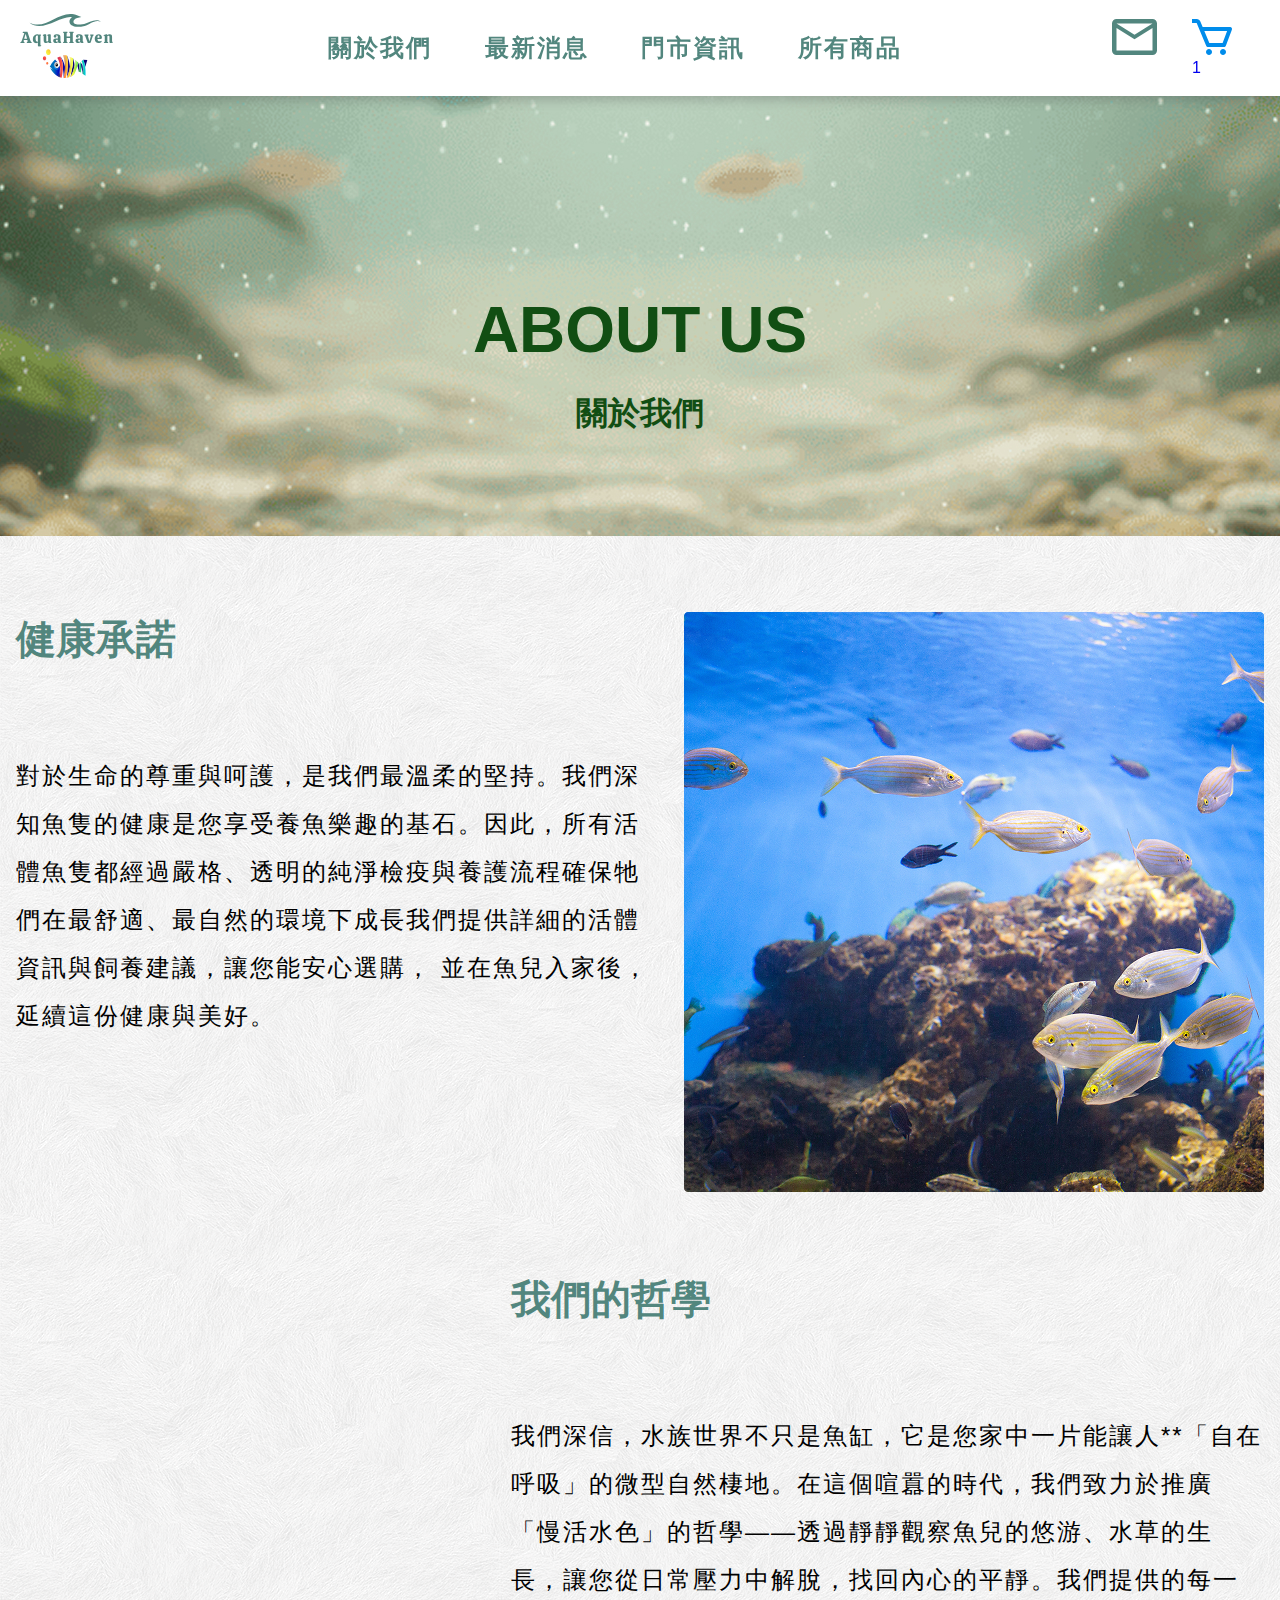
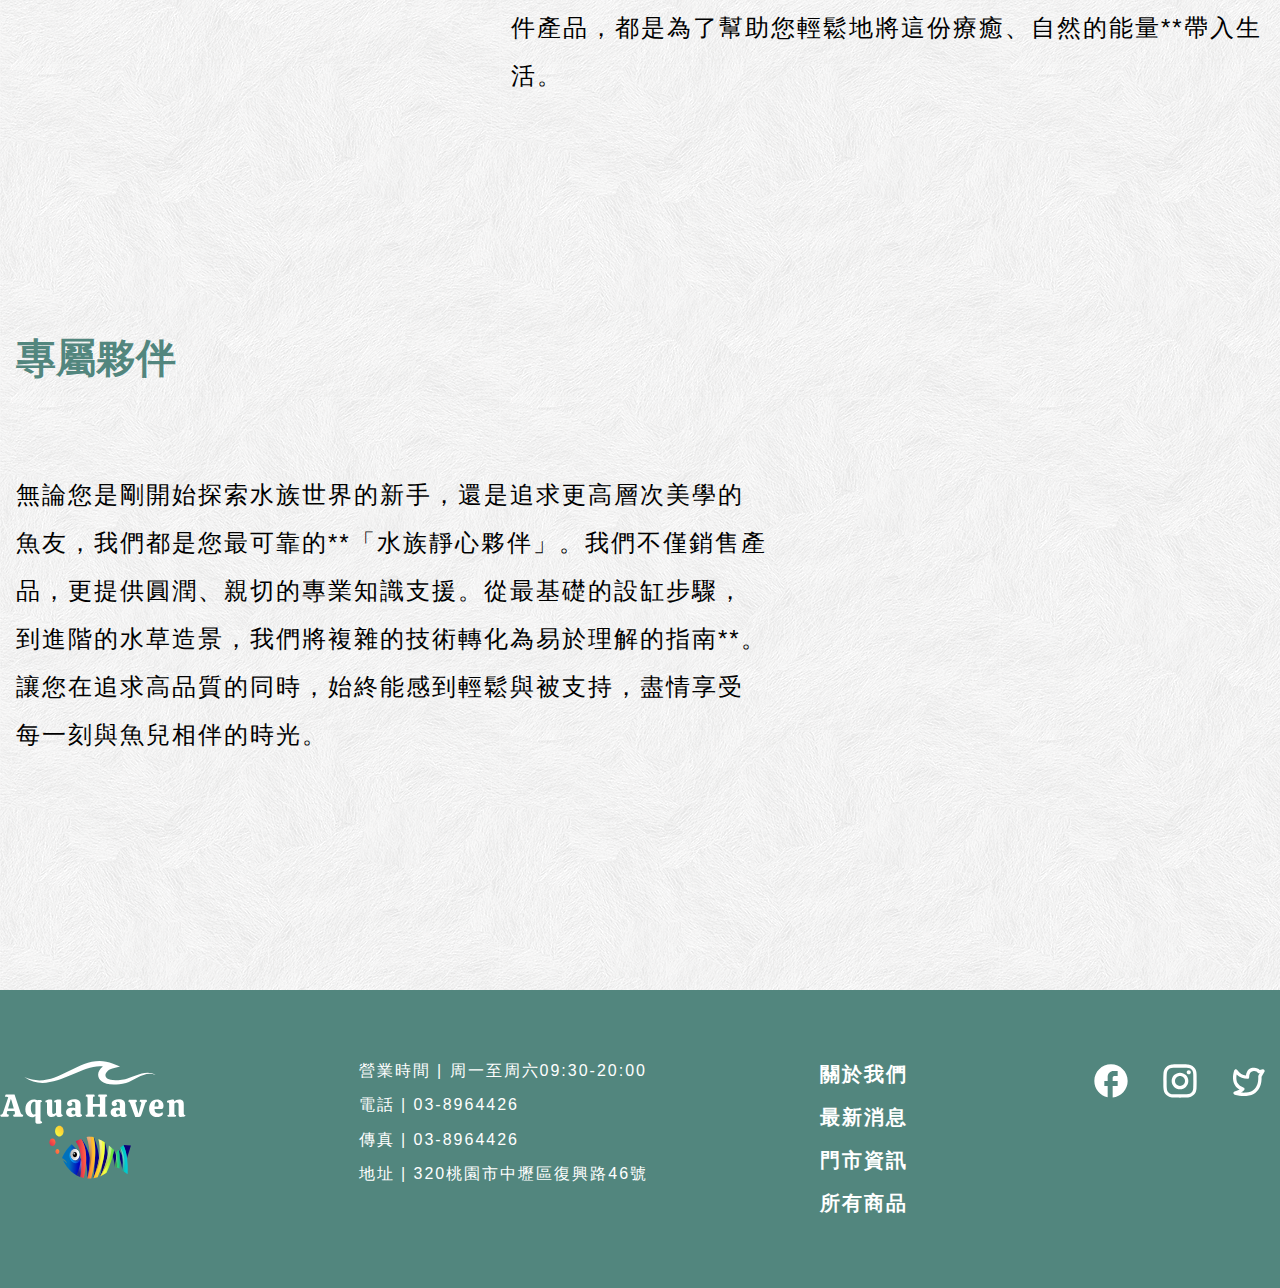
<file: about.html>
<!DOCTYPE html>
<html lang="en">
<head>
    <meta charset="UTF-8">
    <meta name="viewport" content="width=device-width, initial-scale=1.0">
    <title>水族天堂</title>
    <!-- AOS -->
     <link href="https://unpkg.com/aos@2.3.1/dist/aos.css" rel="stylesheet">
    <link rel="stylesheet" href="./style.css">
    <style>
        .main {
            width: 100%;
            margin-top: 76px;
            display: flex;
            flex-direction: column;
            align-items: center;

            .container {
                margin-bottom: 76px;
                display: flex;
                width: 1320px;
                justify-content: space-between;
                align-items: center;

                .content {
                    display: flex;
                    flex-direction: column;

                    .title {
                        display: flex;
                        align-items: end;
                        margin-bottom: 85px;
                        h2 {
                            white-space: nowrap;
                        }
                        p {
                            margin-left:37px ;
                        }
                    }

                    p {
                        font-size: 24px;
                        letter-spacing: 2px;
                        line-height: 48px;
                    }
                }
            }

            .health .content,.partner .content{
                width: 594px;
            }

            .philosophy .content {
                width: 729px;
            }
        }

        @media screen and (max-width: 1335px) {
            .main {
                .container {
                    width: 100%;
                    align-items: start;
                    .content {
                        margin: 0 16px;
                        width: 80%;
                        .title {
                            p {
                                display: none;
                            }
                        }
                    }
                    .pic {
                        margin: 0 16px;
                    }
                }
            }
        }
        @media screen and (max-width: 1024px) {
            .main {
                .container:nth-child(2n-1) {
                    flex-direction: column-reverse;
                }
                .container {
                    flex-direction: column;
                    align-items: center;
                    .content {
                        p {
                            font-size: 16px;
                            letter-spacing: 1px;
                            line-height: 32px;
                        }
                    }
                    .pic{
                        width: 80%;
                        margin-bottom: 32px;
                        img {
                            width: 100%;
                        }
                    }
                }
            }
        }
        @media screen and (max-width: 430px) {
            .main .container .content .title {
                margin-bottom: 32px;
            }
        }
    </style>
</head>
<body>
    <header>
        <div class="navLogo">
            <a href="./index.html">
                <img src="./img/navLogo.svg" alt="Logo">
            </a>
        </div>
        <nav class="navList">
            <ul>
                <li>
                    <a href="./about.html">關於我們</a>
                </li>
                <li>
                    <a href="./news.html">最新消息</a>
                </li>
                <li>
                    <a href="./area.html">門市資訊</a>
                </li>
                <li>
                    <a href="./store.html">所有商品</a>
                </li>
            </ul>
        </nav>
        <div class="icons">
            <a href="./contact.html">
                <img src="./img/letter.svg" alt="contact">
            </a>
            <a href="./cart.html" class="cartIcon">
                <img src="./img/cart.svg" alt="cart">
                <div class="cartNumber">1</div>
            </a>
        </div>
        <label class="hb">
            <input type="checkbox" class="menu-switch">
            <span class="bar bar1"></span>
            <span class="bar bar2"></span>
            <span class="bar bar3"></span>
        </label>
        <div class="backdrop"></div>
    </header>
    <section class="banner">
        <div class="title">
            <h1>ABOUT US</h1>
            <h2>關於我們</h2>
        </div>
    </section>
    <div class="main">
        <div class="container health">
            <div class="content">
                <div class="title">
                    <h2>健康承諾</h2>
                    <p>我們對待生命的溫柔與堅持</p>
                </div>
                <p>對於生命的尊重與呵護，是我們最溫柔的堅持。我們深知魚隻的健康是您享受養魚樂趣的基石。因此，所有活體魚隻都經過嚴格、透明的純淨檢疫與養護流程確保牠們在最舒適、最自然的環境下成長我們提供詳細的活體資訊與飼養建議，讓您能安心選購，    並在魚兒入家後，延續這份健康與美好。</p>
            </div>
            <div class="pic" data-aos="flip-right" data-aos-duration="1000">
                <img src="./img/about1.jpg" alt="">
            </div>
        </div>
        <div class="container philosophy">
            <div class="pic" data-aos="flip-left" data-aos-duration="1000">
                <img src="./img/about2.jpg" alt="">
            </div>
            <div class="content">
                <div class="title">
                    <h2>我們的哲學</h2>
                </div>
                <p>我們深信，水族世界不只是魚缸，它是您家中一片能讓人**「自在呼吸」的微型自然棲地。在這個喧囂的時代，我們致力於推廣「慢活水色」的哲學——透過靜靜觀察魚兒的悠游、水草的生長，讓您從日常壓力中解脫，找回內心的平靜。我們提供的每一件產品，都是為了幫助您輕鬆地將這份療癒、自然的能量**帶入生活。</p>
            </div>
        </div>
        <div class="container partner">
            <div class="content">
                <div class="title">
                    <h2>專屬夥伴</h2>
                    <p>友善指引與您的水族生活</p>
                </div>
                <p>無論您是剛開始探索水族世界的新手，還是追求更高層次美學的魚友，我們都是您最可靠的**「水族靜心夥伴」。我們不僅銷售產品，更提供圓潤、親切的專業知識支援。從最基礎的設缸步驟，到進階的水草造景，我們將複雜的技術轉化為易於理解的指南**。讓您在追求高品質的同時，始終能感到輕鬆與被支持，盡情享受每一刻與魚兒相伴的時光。</p>
            </div>
            <div class="pic" data-aos="flip-right" data-aos-duration="1000">
                <img src="./img/about3.jpg" alt="">
            </div>
        </div>
    </div>
    <footer>
        <div class="outer">

            <div class="footerlogo">
                <a href="./index.html">
                    <img src="./img/footerLogo.svg" alt="Logo">
                </a>
            </div>
            <div class="info">
                <p>營業時間 | 周一至周六09:30-20:00</p>
                <p>電話 | 03-8964426</p>
                <p>傳真 | 03-8964426</p>
                <p>地址 | 320桃園市中壢區復興路46號</p>
            </div>
            <div class="tag">
                <a href="./about.html">關於我們</a>
                <a href="./news.html">最新消息</a>
                <a href="./area.html">門市資訊</a>
                <a href="./store.html">所有商品</a>
            </div>
            <div class="icons">
                <a href="" class="icon">
                    <img src="./img/ic_fb.svg" alt="fb">
                </a>
                <a href="" class="icon">
                    <img src="./img/ic_ig.svg" alt="ig">
                </a>
                <a href="" class="icon">
                    <img src="./img/ic_twitter.svg" alt="twitter">
                </a>
            </div>
        </div>
    </footer>
    <!-- AOS -->
     <script src="https://unpkg.com/aos@2.3.1/dist/aos.js"></script>
     <!-- Initialize AOS -->
    <script>
    AOS.init();
    </script>
    <script src="./hb.js"></script>
    <script src="./cart.js"></script>
</body>
</html>
</file>
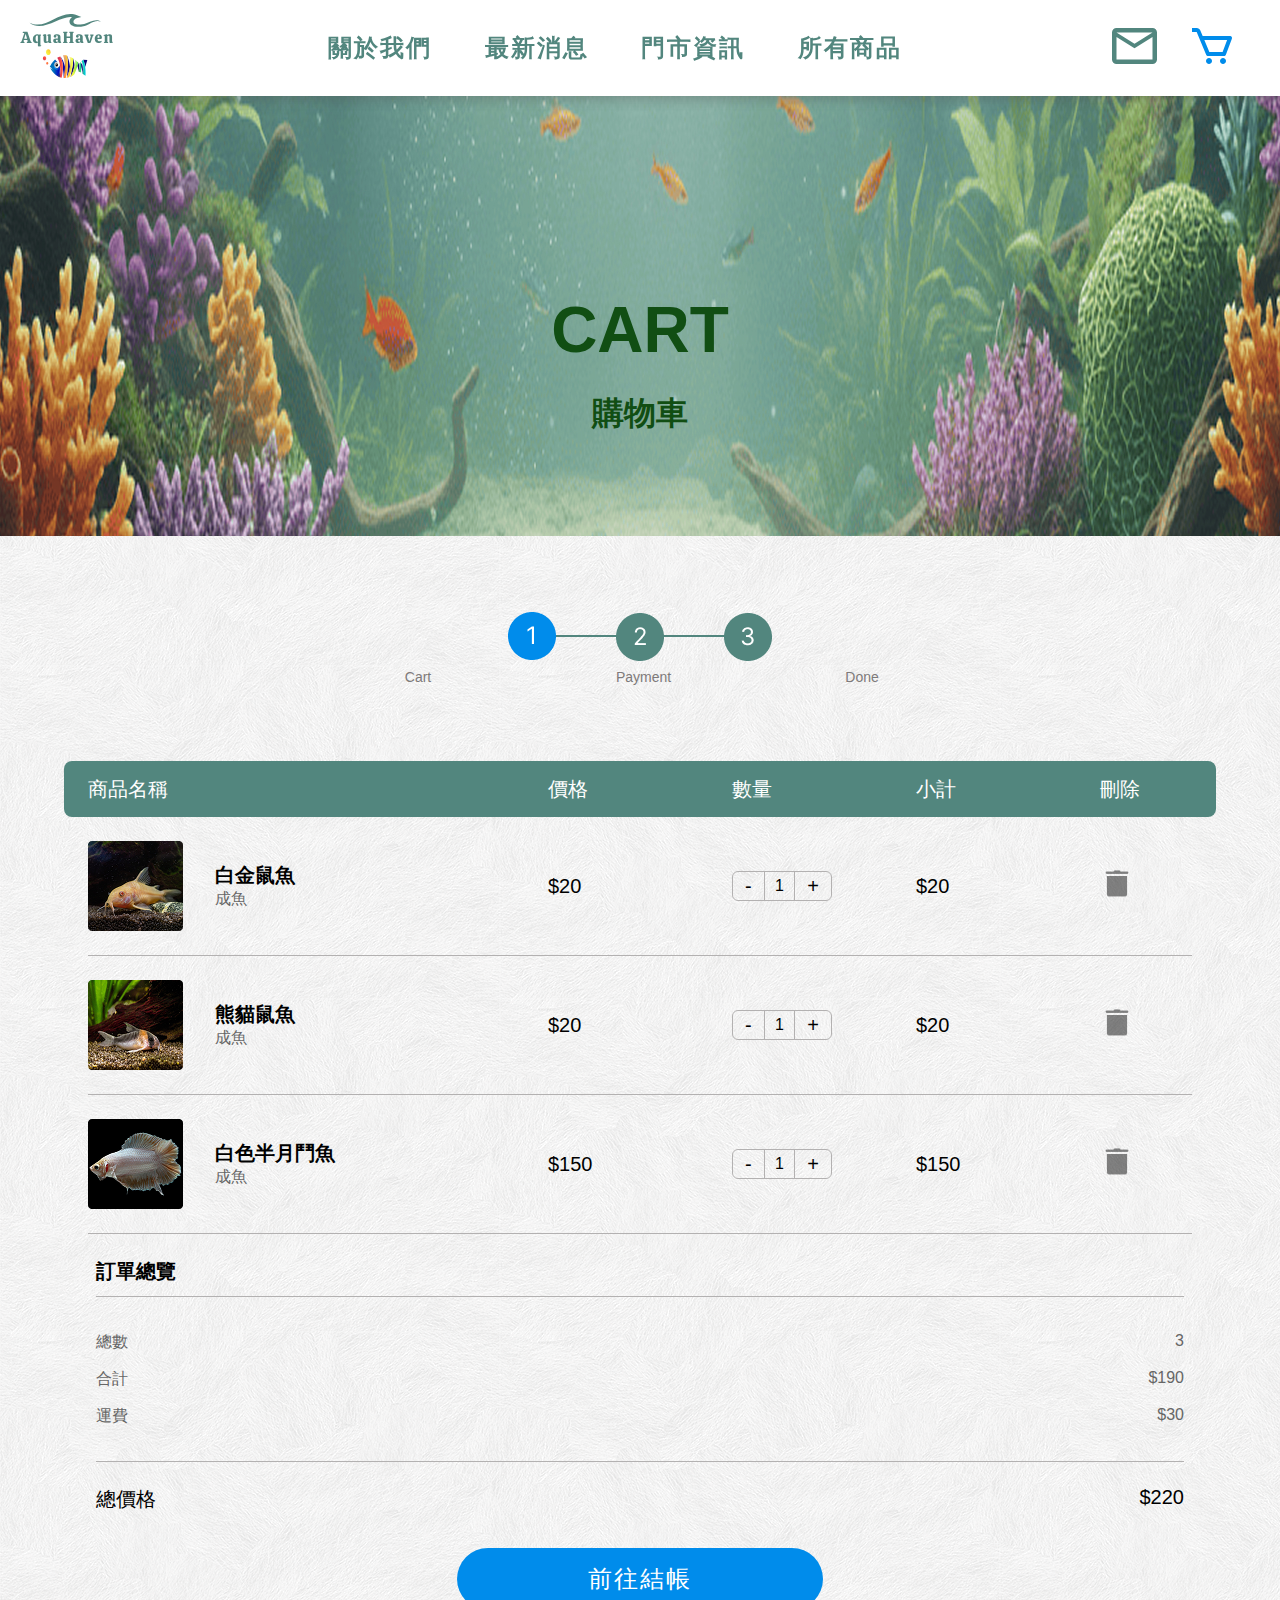
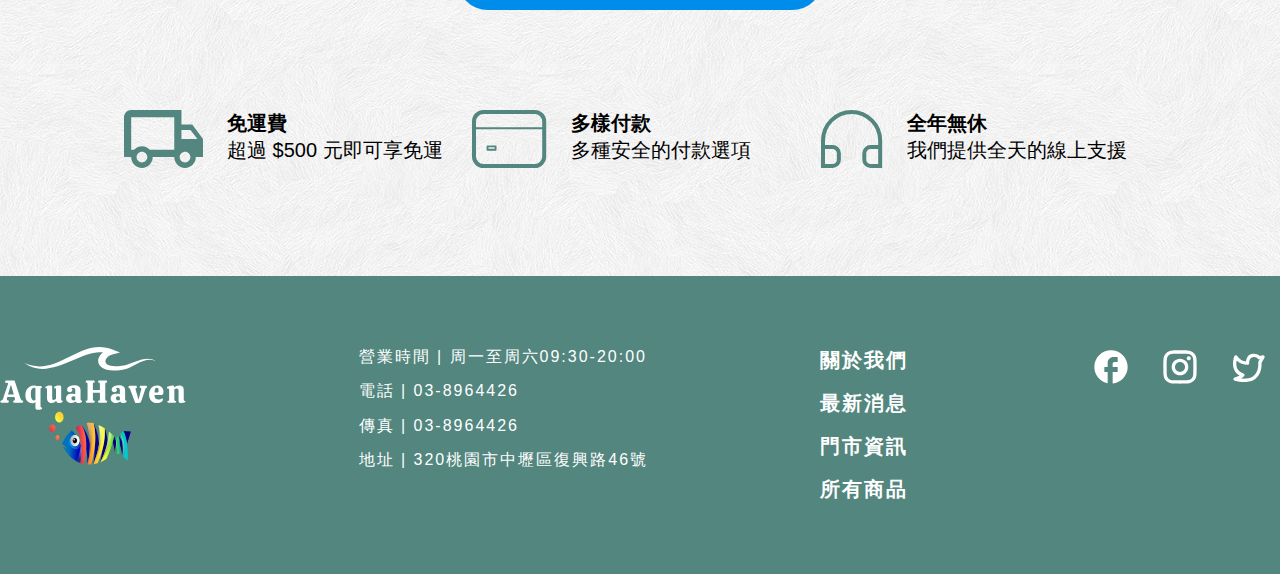
<file: cart.html>
<!DOCTYPE html>
<html lang="en">

<head>
    <meta charset="UTF-8">
    <meta name="viewport" content="width=device-width, initial-scale=1.0">
    <title>水族天堂</title>
    <link rel="stylesheet" href="./style.css">
    <style>
        .banner {
            background: url(./img/banner5.jpg) center / cover no-repeat;
        }

        .main {
            margin: 76px auto;
            width: 100%;
            display: flex;
            justify-content: center;
            
            .container {
                width: 1320px;
                display: flex;
                flex-direction: column;
                align-items: center;
                

            }

            .step {
                display: flex;
                flex-direction: column;
                align-items: center;

                .stepText {
                    display: flex;
                    justify-content: space-between;
                    width: 492px;
                    margin-top: 8px;

                    span {
                        width: 48px;
                        text-align: center;
                        font-size: 14px;
                        color: #7E7A7A;
                    }
                }
            }

            .cart {
                margin: 76px 0;
                display: flex;
                flex-wrap: wrap;
                width: 100%;
                justify-content: space-between;

                .cartDetail {
                    width: 873px;

                    .itemName {
                        width: 41.666666%;
                    }

                    .price {
                        width: 16.666666%;
                    }

                    .counter {
                        width: 16.666666%;
                    }

                    .totalPrice {
                        width: 16.666666%;
                    }

                    .trash {
                        width: 8.333333%;
                    }

                    .cartHeader {
                        display: flex;
                        width: 100%;
                        padding: 0 24px;
                        background-color: #52867E;
                        color: #fff;
                        border-radius: 8px;
                        font-size: 20px;
                        line-height: 56px;
                    }

                    .cartBody {
                        width: 100%;
                        padding: 0 24px;

                        .cartItem {
                            width: 100%;
                            padding: 24px 0;
                            display: flex;
                            align-items: center;
                            border-bottom: 1px solid #B3B1B1;

                            .itemName {
                                display: flex;
                                align-items: center;

                                .goodsName {
                                    margin-left: 32px;

                                    h4 {
                                        font-size: 20px;
                                    }

                                    p {
                                        color: #666;
                                    }
                                }
                            }

                            .price {
                                font-size: 20px;
                            }

                            .counter {
                                .number-box {
                                    display: inline-flex;
                                    align-items: center;
                                    justify-content: center;
                                    border: 1px solid #B3B1B1;
                                    /* padding: 5px 10px; */
                                    width: 100px;
                                    height: 30px;
                                    border-radius: 6px;
                                    font-size: 16px;
                                    background: none;

                                }

                                .number-box .btn {
                                    border: none;
                                    background: none;
                                    font-size: 20px;
                                    cursor: pointer;
                                    padding: 0 12px;
                                }

                                .number-box .value {
                                    width: 40px;
                                    height: 30px;
                                    text-align: center;
                                    line-height: 30px;
                                    font-size: 16px;
                                    border-left: 1px solid #B3B1B1;
                                    border-right: 1px solid #B3B1B1;
                                }
                            }

                            .totalPrice {
                                font-size: 20px;
                            }

                            .trash {
                                img {
                                    cursor: pointer;
                                }
                            }
                        }
                    }
                }

                .summary {
                    width: 428px;
                    height: 400px;
                    border: 1px solid #B3B1B1;
                    border-radius: 8px;
                    padding: 24px 32px;
                    display: flex;
                    flex-direction: column;
                    align-items: center;
                    justify-content: space-between;

                    .summaryTitle {
                        width: 100%;

                        h3 {
                            font-size: 20px;
                        }
                    }

                    .summaryBody {
                        width: 100%;
                        color: #666;

                        .amount {
                            display: flex;
                            flex-direction: column;
                            justify-content: center;
                            height: 166.25px;
                            border-top: 1px solid #B3B1B1;
                            border-bottom: 1px solid #B3B1B1;

                            >div {
                                padding: 8px 0;
                                display: flex;
                                justify-content: space-between;
                            }
                        }

                        .totalAmount {
                            display: flex;
                            justify-content: space-between;
                            margin: 24px 0;
                            font-size: 20px;
                            color: #000;
                        }

                    }
                }
            }

            .productSlogan {
                display: flex;
                width: 100%;
                justify-content: space-between;
                flex-wrap: wrap;

                .sloganItem {
                    display: flex;

                    .sloganText {
                        margin-left: 24px;
                        width: 250px;

                        h4 {
                            font-size: 20px;
                        }

                        p {
                            font-size: 20px;
                        }
                    }
                }
            }
        }

        /* nesting寫法會出bug */
        .checkoutBtn a {
            display: inline-block;
            width: 366px;
            height: 62px;
            background-color: #008CEB;
            border-radius: 150px;
            text-align: center;
            line-height: 62px;
            color: #fff;
            font-size: 24px;
            letter-spacing: 2px;
        }

        .checkoutBtn a:hover {
            background-color: #0071BE;
        }

        @media screen and (max-width: 1335px) {
            .main {
                .container {
                    width: 100%;
                    .cart {
                        flex-direction: column;
                        align-items: center;
                        width: 90%;
                        .cartDetail {
                            width: 100%;
                        }
                        .summary {
                            width: 100%;
                            border: none;
                        }
                    }

                    .productSlogan {
                        justify-content: center;
                        .sloganItem {
                            margin-bottom: 32px;
                        }
                    }
                }
            }
        }

        @media screen and (max-width: 1024px) {
            .main {
                .productSlogan {
                            /* flex-direction: column;
                            align-items: center; */
    
                            .sloganItem {
                                .sloganText {
                                    width: 185px;
                                    h4 {
                                        font-size: 20px;
                                    }
                                    p {
                                        font-size: 16px;
                                    }
                                }
                            }
                        }
            }
        }
        @media screen and (max-width: 768px) {
            .main .container{
                .step {
                    img {
                        width: 360px;
                    }
                    .stepText {
                        width: 344px;
                    }
                }
                .cart {
                    margin-bottom: 32px;
                    .cartDetail {
                        .itemName {
                            width: 50%;
                        }

                        .price {
                            width: 15%;
                        }

                        .counter {
                            width: 22.5%;
                        }

                        .totalPrice {
                            display: none;
                        }

                        .trash {
                            width:12.5%;
                        }

                        .cartBody {


                            .cartItem {


                                .itemName {


                                    .goodsName {
                                        margin-left: 16px;

                                        h4 {
                                            font-size: 16px;
                                        }

                                        p {
                                            font-size: 14px;
                                        }
                                    }
                                }

                                .price {
                                    font-size: 16px;
                                }

                                .counter {
                                    .number-box {
                                        width: 80px;
                                        height: 30px;
                                        font-size: 14px;

                                    }

                                    .number-box .btn {
                                        font-size: 16px;
                                        cursor: pointer;

                                    }
                                    .number-box .btn {
                                    padding: 0 8px;
                                }

                                }

                            }
                        }
                    }
                }
            }
        }
        @media screen and (max-width: 430px) {
            .main .container .cart {
                .cartDetail {
                        .itemName {
                            width: 60%;
                        }

                        .price {
                            width: 20%;
                        }

                        .counter {
                            width: 20%;
                        }

                        .totalPrice {
                            display: none;
                        }

                        .trash {
                            display: none;
                        }
                }
            }
        }
    </style>
</head>

<body>
    <header>
        <div class="navLogo">
            <a href="./index.html">
                <img src="./img/navLogo.svg" alt="Logo">
            </a>
        </div>
        <nav class="navList">
            <ul>
                <li>
                    <a href="./about.html">關於我們</a>
                </li>
                <li>
                    <a href="./news.html">最新消息</a>
                </li>
                <li>
                    <a href="./area.html">門市資訊</a>
                </li>
                <li>
                    <a href="./store.html">所有商品</a>
                </li>
            </ul>
        </nav>
        <div class="icons">
            <a href="./contact.html">
                <img src="./img/letter.svg" alt="contact">
            </a>
            <a href="./cart.html">
                <img src="./img/cart.svg" alt="cart">
            </a>
        </div>
        <label class="hb">
            <input type="checkbox" class="menu-switch">
            <span class="bar bar1"></span>
            <span class="bar bar2"></span>
            <span class="bar bar3"></span>
        </label>
        <div class="backdrop"></div>
    </header>
    <section class="banner">
        <div class="title">
            <h1>CART</h1>
            <h2>購物車</h2>
        </div>
    </section>

    <div class="main">
        <div class="container">
            <div class="step">
                <img src="./img/step.png" alt="">
                <div class="stepText">
                    <span>Cart</span>
                    <span>Payment</span>
                    <span>Done</span>
                </div>
            </div>
            <div class="cart">
                <div class="cartDetail">
                    <div class="cartHeader">
                        <span class="itemName">商品名稱</span>
                        <span class="price">價格</span>
                        <span class="counter">數量</span>
                        <span class="totalPrice">小計</span>
                        <span class="trash">刪除</span>
                    </div>
                    <div class="cartBody">
                        <div class="cartItem">
                            <div class="itemName">
                                <img src="./img/cartGoods1.png" alt="">
                                <div class="goodsName">
                                    <h4>白金鼠魚</h4>
                                    <p>成魚</p>
                                </div>
                            </div>
                            <div class="price">
                                <span>
                                    $20
                                </span>
                            </div>
                            <div class="counter">
                                <div class="number-box">
                                    <button class="btn minus">-</button>
                                    <span class="value">1</span>
                                    <button class="btn plus">+</button>
                                </div>
                            </div>
                            <div class="totalPrice">
                                <span>
                                    $20
                                </span>
                            </div>
                            <div class="trash">
                                <img src="./img/Trash.svg" class="trashIcon" alt="">
                            </div>
                        </div>
                        <div class="cartItem">
                            <div class="itemName">
                                <img src="./img/cartGoods2.png" alt="">
                                <div class="goodsName">
                                    <h4>熊貓鼠魚</h4>
                                    <p>成魚</p>
                                </div>
                            </div>
                            <div class="price">
                                <span>
                                    $20
                                </span>
                            </div>
                            <div class="counter">
                                <div class="number-box">
                                    <button class="btn minus">-</button>
                                    <span class="value">1</span>
                                    <button class="btn plus">+</button>
                                </div>
                            </div>
                            <div class="totalPrice">
                                <span>
                                    $20
                                </span>
                            </div>
                            <div class="trash">
                                <img src="./img/Trash.svg" class="trashIcon" alt="">
                            </div>
                        </div>
                        <div class="cartItem">
                            <div class="itemName">
                                <img src="./img/cartGoods3.png" alt="">
                                <div class="goodsName">
                                    <h4>白色半月鬥魚</h4>
                                    <p>成魚</p>
                                </div>
                            </div>
                            <div class="price">
                                <span>
                                    $150
                                </span>
                            </div>
                            <div class="counter">
                                <div class="number-box">
                                    <button class="btn minus">-</button>
                                    <span class="value">1</span>
                                    <button class="btn plus">+</button>
                                </div>
                            </div>
                            <div class="totalPrice">
                                <span>
                                    $150
                                </span>
                            </div>
                            <div class="trash">
                                <img src="./img/Trash.svg" class="trashIcon" alt="">
                            </div>
                        </div>
                    </div>
                </div>
                <div class="summary">
                    <div class="summaryTitle">
                        <h3>訂單總覽</h3>
                    </div>
                    <div class="summaryBody">
                        <div class="amount">
                            <div class="summaryCount">
                                <span>總數</span>
                                <span>3</span>
                            </div>
                            <div class="summaryTotal">
                                <span>合計</span>
                                <span>$190</span>
                            </div>
                            <div class="fee">
                                <span>運費</span>
                                <span>$30</span>
                            </div>
                        </div>
                        <div class="totalAmount">
                            <span>總價格</span>
                            <span>$220</span>
                        </div>
                    </div>
                    <div class="checkoutBtn">
                        <a href="">前往結帳</a>
                    </div>
                </div>
            </div>
            <div class="productSlogan">
                <div class="sloganItem">
                    <img src="./img/truck.svg" alt="truck">
                    <div class="sloganText">
                        <h4>免運費</h4>
                        <p>超過 $500 元即可享免運</p>
                    </div>
                </div>
                <div class="sloganItem">
                    <img src="./img/card.svg" alt="card">
                    <div class="sloganText">
                        <h4>多樣付款</h4>
                        <p>多種安全的付款選項</p>
                    </div>
                </div>
                <div class="sloganItem">
                    <img src="./img/headphone.svg" alt="headphone">
                    <div class="sloganText">
                        <h4>全年無休</h4>
                        <p>我們提供全天的線上支援</p>
                    </div>
                </div>
            </div>
        </div>
    </div>
    <footer>
        <div class="outer">

            <div class="footerlogo">
                <a href="./index.html">
                    <img src="./img/footerLogo.svg" alt="Logo">
                </a>
            </div>
            <div class="info">
                <p>營業時間 | 周一至周六09:30-20:00</p>
                <p>電話 | 03-8964426</p>
                <p>傳真 | 03-8964426</p>
                <p>地址 | 320桃園市中壢區復興路46號</p>
            </div>
            <div class="tag">
                <a href="./about.html">關於我們</a>
                <a href="./news.html">最新消息</a>
                <a href="./area.html">門市資訊</a>
                <a href="./store.html">所有商品</a>
            </div>
            <div class="icons">
                <a href="" class="icon">
                    <img src="./img/ic_fb.svg" alt="fb">
                </a>
                <a href="" class="icon">
                    <img src="./img/ic_ig.svg" alt="ig">
                </a>
                <a href="" class="icon">
                    <img src="./img/ic_twitter.svg" alt="twitter">
                </a>
            </div>
        </div>
    </footer>
    <script>
        // 計數器
        const boxs = document.querySelectorAll('.number-box');
        // 獲取訂單總攬數據
        const summaryCount = document.querySelector('.summaryCount').children[1]
        const summaryTotal = document.querySelector('.summaryTotal').children[1]
        const totalAmount = document.querySelector(".totalAmount").children[1]
        const fee = document.querySelector(".fee").children[1]
        // 對每個計數器上監聽器
        boxs.forEach(function (box) {
            const valueEl = box.querySelector('.value');
            let value = 1;
            // 單一商品價格
            let price = box.parentElement.parentElement.querySelector(".price").children[0].innerHTML.replace("$", "")
            // 小計
            let totalPrice = box.parentElement.parentElement.querySelector(".totalPrice").children[0]
            // 減
            box.querySelector('.minus').onclick = () => {
                value--;
                if (value < 1) {
                    value = 1
                    confirm("確定刪除嗎?")
                    return
                }

                valueEl.textContent = value;
                totalPrice.textContent = "$" + price * value
                // 總數量
                summaryCount.textContent--

                let summaryTotalNum = Number(summaryTotal.textContent.replace("$", "")) - price * 1

                summaryTotal.textContent = "$" + summaryTotalNum

                // 總計500免運
                if (summaryTotalNum >= 500) {
                    totalAmount.textContent = "$" + summaryTotalNum
                    fee.textContent = "$0"
                } else {
                    totalAmount.textContent = "$" + (summaryTotalNum + 30)
                    fee.textContent = "$30"
                }

            };
            // 加
            box.querySelector('.plus').onclick = () => {
                value++;
                valueEl.textContent = value;
                totalPrice.textContent = "$" + price * value
                summaryCount.textContent++

                let summaryTotalNum = Number(summaryTotal.textContent.replace("$", "")) + price * 1

                summaryTotal.textContent = "$" + summaryTotalNum

                if (summaryTotalNum >= 500) {
                    totalAmount.textContent = "$" + summaryTotalNum
                    fee.textContent = "$0"
                } else {
                    totalAmount.textContent = "$" + (summaryTotalNum + 30)
                    fee.textContent = "$30"
                }
            };




        })





        let trashs = document.querySelectorAll(".trashIcon")
        trashs.forEach(function (trash) {
            trash.addEventListener("click", function () {
                confirm("確定刪除嗎?")
            })
        })
    </script>
    <script src="./hb.js"></script>
</body>

</html>
</file>
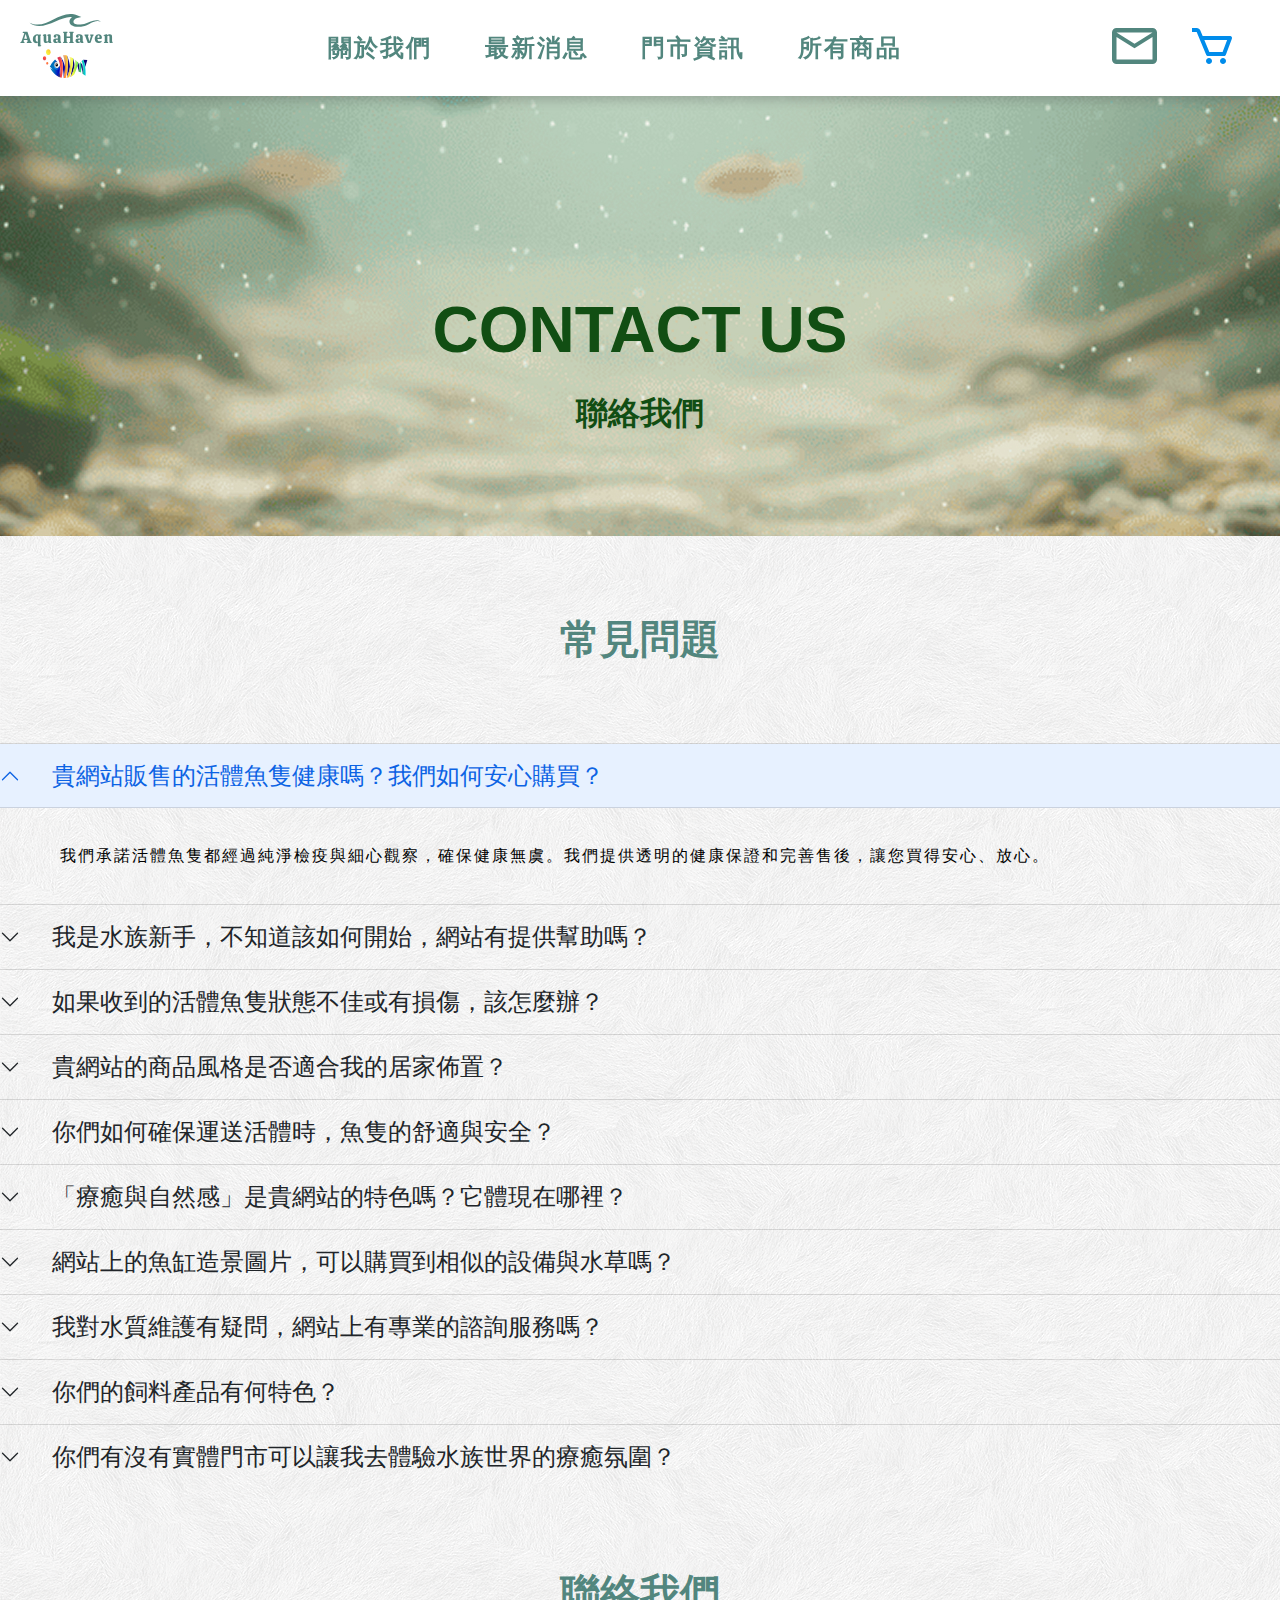
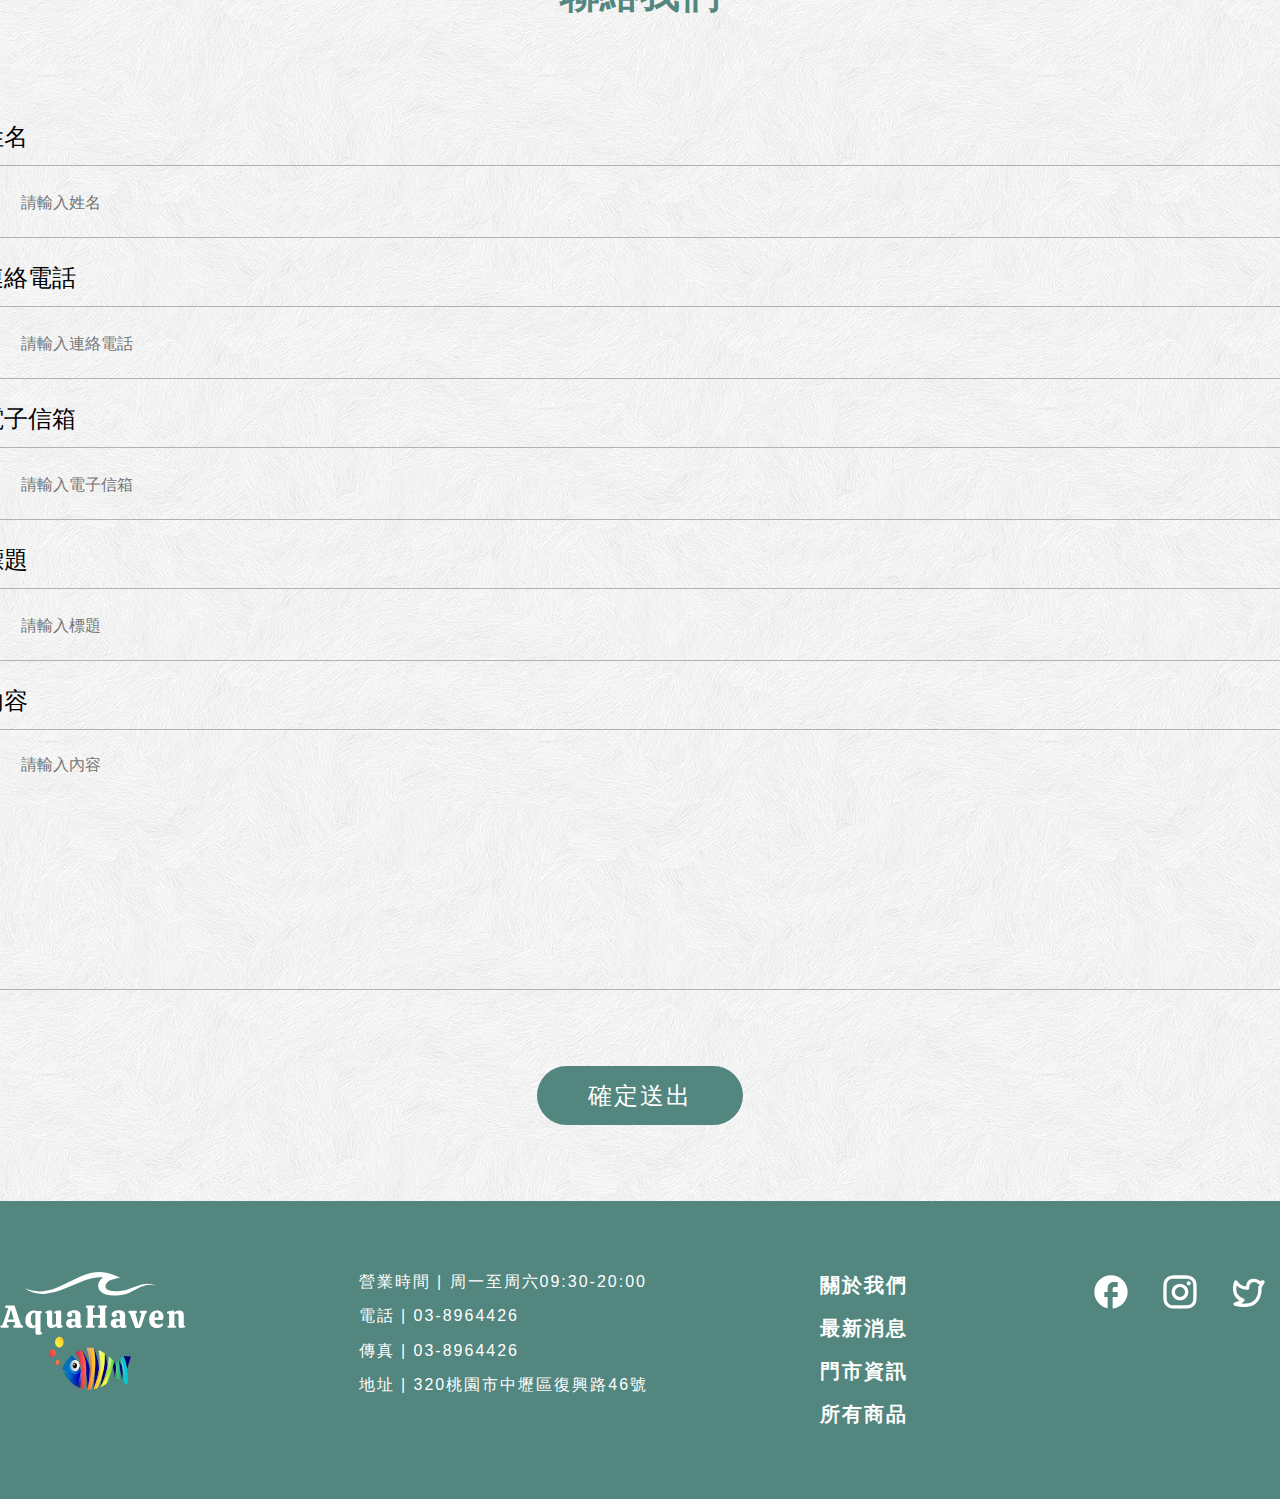
<file: contact.html>
<!DOCTYPE html>
<html lang="en">
<head>
    <meta charset="UTF-8">
    <meta name="viewport" content="width=device-width, initial-scale=1.0">
    <title>水族天堂</title>
    <style>
        .collapse:not(.show) {
            display: none;
        }

        .collapsing {
            height: 0;
            overflow: hidden;
            transition: height 0.35s ease;
        }

        @media (prefers-reduced-motion: reduce) {
            .collapsing {
                transition: none;
            }
        }

        .collapsing.collapse-horizontal {
            width: 0;
            height: auto;
            transition: width 0.35s ease;
        }

        @media (prefers-reduced-motion: reduce) {
            .collapsing.collapse-horizontal {
                transition: none;
            }
        }

        .accordion-button {
            position: relative;
            display: flex;
            align-items: center;
            width: 100%;
            padding: 1rem 1.25rem;
            font-size: 24px;
            color: #212529;
            text-align: left;
            background-color: #fff0;
            border: 0;
            border-radius: 0;
            overflow-anchor: none;
            transition: color 0.15s ease-in-out, background-color 0.15s ease-in-out, border-color 0.15s ease-in-out, box-shadow 0.15s ease-in-out, border-radius 0.15s ease;
        }

        @media (prefers-reduced-motion: reduce) {
            .accordion-button {
                transition: none;
            }
        }

        .accordion-button:not(.collapsed) {
            color: #0c63e4;
            background-color: #e7f1ff;
            box-shadow: inset 0 -1px 0 rgba(0, 0, 0, 0.125);
        }

        .accordion-button:not(.collapsed)::before {
            background-image: url("data:image/svg+xml,%3csvg xmlns='http://www.w3.org/2000/svg' viewBox='0 0 16 16' fill='%230c63e4'%3e%3cpath fill-rule='evenodd' d='M1.646 4.646a.5.5 0 0 1 .708 0L8 10.293l5.646-5.647a.5.5 0 0 1 .708.708l-6 6a.5.5 0 0 1-.708 0l-6-6a.5.5 0 0 1 0-.708z'/%3e%3c/svg%3e");
            transform: rotate(-180deg);
        }

        .accordion-button::before {
            flex-shrink: 0;
            width: 1.25rem;
            height: 1.25rem;
            margin-right: 32px;
            content: "";
            background-image: url("data:image/svg+xml,%3csvg xmlns='http://www.w3.org/2000/svg' viewBox='0 0 16 16' fill='%23212529'%3e%3cpath fill-rule='evenodd' d='M1.646 4.646a.5.5 0 0 1 .708 0L8 10.293l5.646-5.647a.5.5 0 0 1 .708.708l-6 6a.5.5 0 0 1-.708 0l-6-6a.5.5 0 0 1 0-.708z'/%3e%3c/svg%3e");
            background-repeat: no-repeat;
            background-size: 1.25rem;
            transition: transform 0.2s ease-in-out;
        }

        @media (prefers-reduced-motion: reduce) {
            .accordion-button::before {
                transition: none;
            }
        }

        .accordion-button:hover {
            z-index: 2;
        }

        .accordion-button:focus {
            z-index: 3;
            border-color: #86b7fe;
            outline: 0;
            box-shadow: 0 0 0 0.25rem rgba(13, 110, 253, 0.25);
        }

        .accordion-header {
            margin-bottom: 0;
        }

        .accordion-item {
            background-color: rgba(0, 0, 0, 0);
            border-top: 1px solid rgba(0, 0, 0, 0.125);
            border-bottom: 1px solid rgba(0, 0, 0, 0.125);

        }

        .accordion-item:last-child {
            border-bottom: 1px solid rgba(0, 0, 0, 0);
        }

        .accordion-item:first-of-type {
            border-top-left-radius: 0.25rem;
            border-top-right-radius: 0.25rem;
        }

        .accordion-item:first-of-type .accordion-button {
            border-top-left-radius: calc(0.25rem - 1px);
            border-top-right-radius: calc(0.25rem - 1px);
        }

        .accordion-item:not(:first-of-type) {
            border-top: 0;
        }

        .accordion-item:last-of-type {
            border-bottom-right-radius: 0.25rem;
            border-bottom-left-radius: 0.25rem;
        }

        .accordion-item:last-of-type .accordion-button.collapsed {
            border-bottom-right-radius: calc(0.25rem - 1px);
            border-bottom-left-radius: calc(0.25rem - 1px);
        }

        .accordion-item:last-of-type .accordion-collapse {
            border-bottom-right-radius: 0.25rem;
            border-bottom-left-radius: 0.25rem;
        }

        .accordion-body {
            padding: 2rem 5rem;
            display: flex;
            flex-direction: column;
            font-size: 16px;
            line-height: 32px;
            letter-spacing: 2px;

        }

        .accordion-flush .accordion-collapse {
            border-width: 0;
        }

        .accordion-flush .accordion-item {
            border-right: 0;
            border-left: 0;
            border-radius: 0;
        }

        .accordion-flush .accordion-item:first-child {
            border-top: 0;
        }

        .accordion-flush .accordion-item:last-child {
            border-bottom: 0;
        }

        .accordion-flush .accordion-item .accordion-button {
            border-radius: 0;
        }
    </style>
    <link rel="stylesheet" href="./style.css">
    <style>
        .main {
            width: 100%;
            display: flex;
            flex-direction: column;
            align-items: center;
            margin: 76px 0;
            .faq {
                width: 1320px;
                .faqTitle {
                    text-align: center;
                    margin-bottom: 76px;
                }
            }
            .contact {
                width: 1320px;

                h2 {
                    text-align: center;
                    margin: 76px 0;
                }
                form {
                    display: flex;
                    flex-direction: column;
                    align-items: center;
                    width: 100%;
                    .formItems {
                        display: flex;
                        flex-direction: column;
                        width: 1320px;
                        label {
                            font-size: 24px;
                            margin: 24px 0 12px 0;
                        }
                        input {
                            background: none;
                            border: 1px solid #B3B1B1;
                            height: 73px;
                            border-radius: 14px;
                            padding-left: 40px;
                            font-size: 20px;
                        }
                        input::placeholder {
                           font-size: 16px;
                        }
                        textarea {
                            height: 261px;
                            min-height: 40px;
                            resize: none;
                            line-height: 40px;
                            border: 1px solid #B3B1B1;
                            background: none;
                            border-radius: 14px;
                            padding-top: 16px;
                            padding-left: 40px;
                            font-size: 20px;
                        }
                        textarea::placeholder {
                           font-size: 16px;
                        }
                    }
                    input[type="submit"] {
                        text-align: center;
                        line-height: 59px;
                        font-size: 24px;
                        height: 59px;
                        width: 206px;
                        border-radius: 150px;
                        background-color: #52867E;
                        color: white;
                        letter-spacing: 2px;
                        border: none;
                        cursor: pointer;
                        margin-top: 76px;
                    }
                    input[type="submit"]:hover {
                        background-color: #366860;
                    }
                }
            }
        }
    </style>
</head>
<body>
    <header>
        <div class="navLogo">
            <a href="./index.html">
                <img src="./img/navLogo.svg" alt="Logo">
            </a>
        </div>
        <nav>
            <ul>
                <li>
                    <a href="./about.html">關於我們</a>
                </li>
                <li>
                    <a href="./news.html">最新消息</a>
                </li>
                <li>
                    <a href="./area.html">門市資訊</a>
                </li>
                <li>
                    <a href="./store.html">所有商品</a>
                </li>
            </ul>
        </nav>
        <div class="icons">
            <a href="./contact.html">
                <img src="./img/letter.svg" alt="contact">
            </a>
            <a href="./cart.html">
                <img src="./img/cart.svg" alt="cart">
            </a>
        </div>
    </header>
    <section class="banner">
        <div class="title">
            <h1>CONTACT US</h1>
            <h2>聯絡我們</h2>
        </div>
    </section>

    <div class="main">
        <div class="faq">
            <h2 class="faqTitle">常見問題</h2>
            <div class="accordion" id="accordionExample">
                <div class="accordion-item">
                    <h2 class="accordion-header">
                        <button class="accordion-button" type="button" data-bs-toggle="collapse"
                            data-bs-target="#collapseOne" aria-expanded="true" aria-controls="collapseOne">
                            貴網站販售的活體魚隻健康嗎？我們如何安心購買？
                        </button>
                    </h2>
                    <div id="collapseOne" class="accordion-collapse collapse show"
                        data-bs-parent="#accordionExample">
                        <div class="accordion-body">
                            <p>我們承諾活體魚隻都經過純淨檢疫與細心觀察，確保健康無虞。我們提供透明的健康保證和完善售後，讓您買得安心、放心。</p>
                        </div>
                    </div>
                </div>
                <div class="accordion-item">
                    <h2 class="accordion-header">
                        <button class="accordion-button collapsed" type="button" data-bs-toggle="collapse"
                            data-bs-target="#collapseTwo" aria-expanded="false" aria-controls="collapseTwo">
                            我是水族新手，不知道該如何開始，網站有提供幫助嗎？
                        </button>
                    </h2>
                    <div id="collapseTwo" class="accordion-collapse collapse" data-bs-parent="#accordionExample">
                        <div class="accordion-body">
                            <p>當然！我們設有**【新手友善指引】專欄**，提供從開缸、水質、到魚隻選擇的簡單教學，讓您輕鬆開啟療癒水族生活。</p>
                        </div>
                    </div>
                </div>
                <div class="accordion-item">
                    <h2 class="accordion-header">
                        <button class="accordion-button collapsed" type="button" data-bs-toggle="collapse"
                            data-bs-target="#collapseThree" aria-expanded="false" aria-controls="collapseThree">
                            如果收到的活體魚隻狀態不佳或有損傷，該怎麼辦？
                        </button>
                    </h2>
                    <div id="collapseThree" class="accordion-collapse collapse" data-bs-parent="#accordionExample">
                        <div class="accordion-body">
                            <p>請您保持安心，立即與我們聯繫並提供照片，我們將依據「活體安心承諾」為您提供快速、妥善的售後處理與補償方案。</p>
                        </div>
                    </div>
                </div>
                <div class="accordion-item">
                    <h2 class="accordion-header">
                        <button class="accordion-button collapsed" type="button" data-bs-toggle="collapse"
                            data-bs-target="#collapseFour" aria-expanded="false" aria-controls="collapseFour">
                            貴網站的商品風格是否適合我的居家佈置？
                        </button>
                    </h2>
                    <div id="collapseFour" class="accordion-collapse collapse" data-bs-parent="#accordionExample">
                        <div class="accordion-body">
                            <p>我們的周邊商品皆為**「水域美學精選」，著重簡約、自然、高品質的設計，能輕鬆融入各種居家風格，打造一隅風景**。</p>
                        </div>
                    </div>
                </div>
                <div class="accordion-item">
                    <h2 class="accordion-header">
                        <button class="accordion-button collapsed" type="button" data-bs-toggle="collapse"
                            data-bs-target="#collapseFive" aria-expanded="false" aria-controls="collapseFive">
                            你們如何確保運送活體時，魚隻的舒適與安全？
                        </button>
                    </h2>
                    <div id="collapseFive" class="accordion-collapse collapse" data-bs-parent="#accordionExample">
                        <div class="accordion-body">
                            <p>我們採用專業的水質控溫包裝，並與信賴的物流合作，最大程度減少運送壓力，確保您的熱帶新朋友能舒適安全地抵達您的家中。</p>
                        </div>
                    </div>
                </div>
                <div class="accordion-item">
                    <h2 class="accordion-header">
                        <button class="accordion-button collapsed" type="button" data-bs-toggle="collapse"
                            data-bs-target="#collapseSix" aria-expanded="false" aria-controls="collapseSix">
                            「療癒與自然感」是貴網站的特色嗎？它體現在哪裡？
                        </button>
                    </h2>
                    <div id="collapseSix" class="accordion-collapse collapse" data-bs-parent="#accordionExample">
                        <div class="accordion-body">
                            <p>是的！這體現在我們柔和的網站設計、精選的自然系產品，以及我們推廣的**「慢活水色」哲學，希望能帶給您心靈的靜謐時光**。</p>
                        </div>
                    </div>
                </div>
                <div class="accordion-item">
                    <h2 class="accordion-header">
                        <button class="accordion-button collapsed" type="button" data-bs-toggle="collapse"
                            data-bs-target="#collapseSeven" aria-expanded="false" aria-controls="collapseSeven">
                            網站上的魚缸造景圖片，可以購買到相似的設備與水草嗎？
                        </button>
                    </h2>
                    <div id="collapseSeven" class="accordion-collapse collapse" data-bs-parent="#accordionExample">
                        <div class="accordion-body">
                            <p>當然！圖片中的情境式造景旨在提供靈感。您可以直接在我們的網站上找到所有相關的造景材料、水草與設備，幫助您實現夢想中的水下世界。</p>
                        </div>
                    </div>
                </div>
                <div class="accordion-item">
                    <h2 class="accordion-header">
                        <button class="accordion-button collapsed" type="button" data-bs-toggle="collapse"
                            data-bs-target="#collapseEight" aria-expanded="false" aria-controls="collapseEight">
                            我對水質維護有疑問，網站上有專業的諮詢服務嗎？
                        </button>
                    </h2>
                    <div id="collapseEight" class="accordion-collapse collapse" data-bs-parent="#accordionExample">
                        <div class="accordion-body">
                            <p>我們提供線上水族諮詢服務。您可以透過客服管道提問，專業人員會以親切友善的方式提供維護建議，確保您的魚缸環境保持純淨健康。</p>
                        </div>
                    </div>
                </div>
                <div class="accordion-item">
                    <h2 class="accordion-header">
                        <button class="accordion-button collapsed" type="button" data-bs-toggle="collapse"
                            data-bs-target="#collapseNine" aria-expanded="false" aria-controls="collapseNine">
                            你們的飼料產品有何特色？
                        </button>
                    </h2>
                    <div id="collapseNine" class="accordion-collapse collapse" data-bs-parent="#accordionExample">
                        <div class="accordion-body">
                            <p>我們的飼料是自然配方精選，著重提供魚隻必需的營養，讓牠們健康有活力，外觀色彩更飽滿，是您保持魚兒美麗狀態的安心選擇。</p>
                        </div>
                    </div>
                </div>
                <div class="accordion-item">
                    <h2 class="accordion-header">
                        <button class="accordion-button collapsed" type="button" data-bs-toggle="collapse"
                            data-bs-target="#collapseTen" aria-expanded="false" aria-controls="collapseTen">
                            你們有沒有實體門市可以讓我去體驗水族世界的療癒氛圍？
                        </button>
                    </h2>
                    <div id="collapseTen" class="accordion-collapse collapse" data-bs-parent="#accordionExample">
                        <div class="accordion-body">
                            <p>有的，我們在 [請填寫城市名稱] 設有 [數量] 家分店。歡迎您親臨門市，感受我們營造的自然氛圍，並現場與我們的魚兒朋友互動。</p>
                        </div>
                    </div>
                </div>
            </div>
        </div>
        <div class="contact">
            <h2>聯絡我們</h2>
            <form action="">
                <div class="formItems username">
                    <label for="username">姓名</label>
                    <input type="text" placeholder="請輸入姓名" id="username">
                </div>
                <div class="formItems userphone">
                    <label for="userphone">連絡電話</label>
                    <input type="tel" placeholder="請輸入連絡電話" id="userphone">
                </div>
                <div class="formItems usermail">
                    <label for="usermail">電子信箱</label>
                    <input type="email" placeholder="請輸入電子信箱" id="usermail">
                </div>
                <div class="formItems usertitle">
                    <label for="usertitle">標題</label>
                    <input type="text" placeholder="請輸入標題" id="usertitle">
                </div>
                <div class="formItems usercontent">
                    <label for="usercontent">內容</label>
                     <textarea name="" id="usercontent" placeholder="請輸入內容"></textarea>
                </div>
                <input type="submit" value="確定送出">
            </form>
        </div>
    </div>
    <footer>
        <div class="outer">

            <div class="footerlogo">
                <a href="./index.html">
                    <img src="./img/footerLogo.svg" alt="Logo">
                </a>
            </div>
            <div class="info">
                <p>營業時間 | 周一至周六09:30-20:00</p>
                <p>電話 | 03-8964426</p>
                <p>傳真 | 03-8964426</p>
                <p>地址 | 320桃園市中壢區復興路46號</p>
            </div>
            <div class="tag">
                <a href="./about.html">關於我們</a>
                <a href="./news.html">最新消息</a>
                <a href="./area.html">門市資訊</a>
                <a href="./store.html">所有商品</a>
            </div>
            <div class="icons">
                <a href="" class="icon">
                    <img src="./img/ic_fb.svg" alt="fb">
                </a>
                <a href="" class="icon">
                    <img src="./img/ic_ig.svg" alt="ig">
                </a>
                <a href="" class="icon">
                    <img src="./img/ic_twitter.svg" alt="twitter">
                </a>
            </div>
        </div>
    </footer>
    <!-- JavaScript Bundle with Popper -->
<script src="https://cdn.jsdelivr.net/npm/bootstrap@5.1.1/dist/js/bootstrap.bundle.min.js"
    integrity="sha384-/bQdsTh/da6pkI1MST/rWKFNjaCP5gBSY4sEBT38Q/9RBh9AH40zEOg7Hlq2THRZ"
    crossorigin="anonymous"></script>
</body>
</html>
</file>
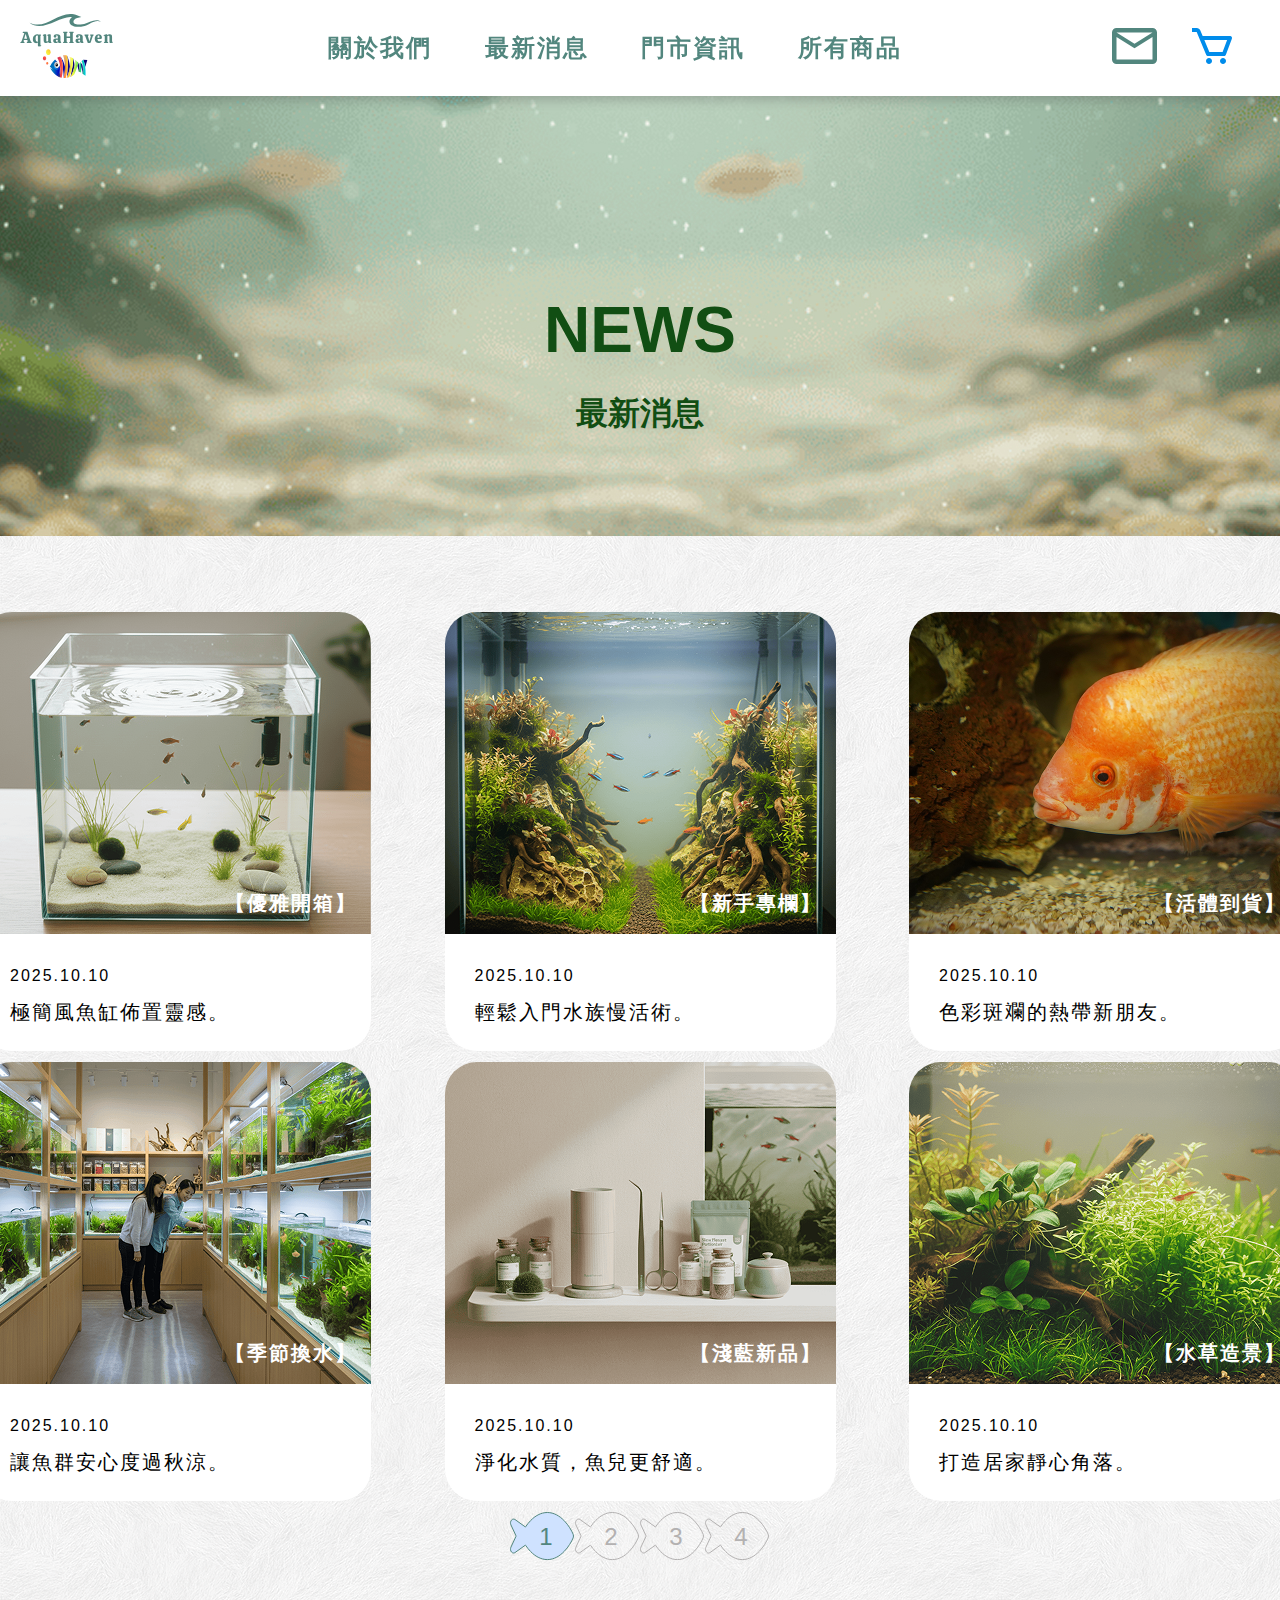
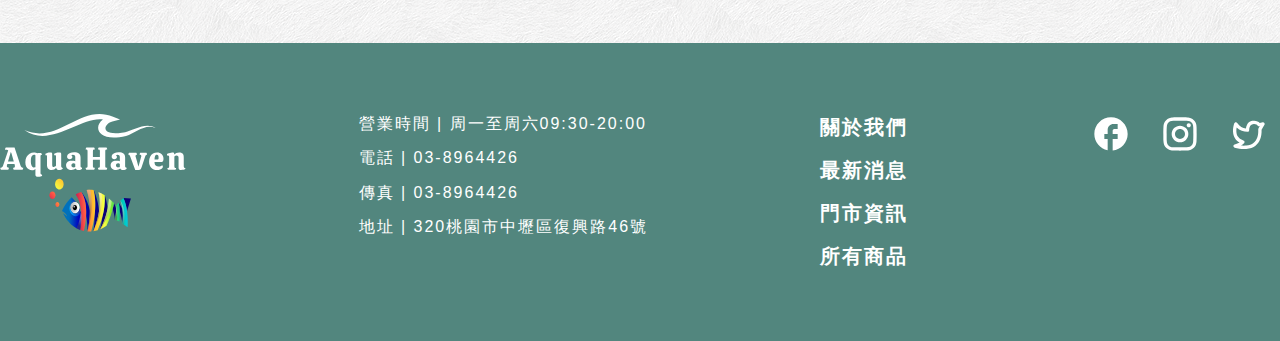
<file: news.html>
<!DOCTYPE html>
<html lang="en">
<head>
    <meta charset="UTF-8">
    <meta name="viewport" content="width=device-width, initial-scale=1.0">
    <title>水族天堂</title>
    <link rel="stylesheet" href="./style.css">
    <style>
        .main {
            display: flex;
            flex-direction: column;
            align-items: center;
            margin: 76px 0;

            .container {
                display: flex;
                width: 1320px;
                height: 100vh;
                justify-content: space-between;
                flex-wrap: wrap;

                .card {
                    width:391px ;
                    height: 439px;
                    overflow: hidden;
                    border-radius: 32px;;
                    background-color: #fff;

                    .pic {
                        position: relative;

                        h4 {
                            position: absolute;
                            right: 14px;
                            bottom: 22px;
                            color: white;
                            font-size: 20px;
                            letter-spacing: 2px;
                        }
                    }

                    .content  {
                        margin-left: 30px;
                        margin-top: 28px;
                        p {
                            letter-spacing: 2px;
                        }
                        :first-child {
                            margin-bottom: 14px;
                        }
                        :last-child {
                            font-size: 20px;
                        }
                        
                    }
                }
            }

            .pageBtns {
                display: flex;
                
                .pageBtn {
                    position: relative;
                    color: #B3B1B1;
                    font-size: 24px;
                    cursor: pointer;

                }

                .active {
                    color: #52867E;
                }

                span {
                    position: absolute;
                    left: 50%;
                    top: 50%;
                    transform: translate(-25%,-60%);
                    
                }
            }
        }
    </style>
</head>
<body>
    <header>
        <div class="navLogo">
            <a href="">
                <img src="./img/navLogo.svg" alt="Logo">
            </a>
        </div>
        <nav>
            <ul>
                <li>
                    <a href="">關於我們</a>
                </li>
                <li>
                    <a href="">最新消息</a>
                </li>
                <li>
                    <a href="">門市資訊</a>
                </li>
                <li>
                    <a href="">所有商品</a>
                </li>
            </ul>
        </nav>
        <div class="icons">
            <a href="">
                <img src="./img/letter.svg" alt="contact">
            </a>
            <a href="">
                <img src="./img/cart.svg" alt="cart">
            </a>
        </div>
    </header>
    <section class="banner">
        <div class="title">
            <h1>NEWS</h1>
            <h2>最新消息</h2>
        </div>
    </section>
    <div class="main">
        <div class="container">
            <div class="card">
                <div class="pic">
                    <img src="./img/newspage1.png" alt="">
                    <h4>【優雅開箱】</h4>
                </div>
                <div class="content">
                    <p>2025.10.10</p>
                    <p>極簡風魚缸佈置靈感。</p>
                </div>
            </div>
            <div class="card">
                <div class="pic">
                    <img src="./img/newspage2.png" alt="">
                    <h4>【新手專欄】</h4>
                </div>
                <div class="content">
                    <p>2025.10.10</p>
                    <p>輕鬆入門水族慢活術。</p>
                </div>
            </div>
            <div class="card">
                <div class="pic">
                    <img src="./img/newspage3.png" alt="">
                    <h4>【活體到貨】</h4>
                </div>
                <div class="content">
                    <p>2025.10.10</p>
                    <p>色彩斑斕的熱帶新朋友。</p>
                </div>
            </div>
            <div class="card">
                <div class="pic">
                    <img src="./img/newspage4.png" alt="">
                    <h4>【季節換水】</h4>
                </div>
                <div class="content">
                    <p>2025.10.10</p>
                    <p>讓魚群安心度過秋涼。</p>
                </div>
            </div>
            <div class="card">
                <div class="pic">
                    <img src="./img/newspage5.png" alt="">
                    <h4>【淺藍新品】</h4>
                </div>
                <div class="content">
                    <p>2025.10.10</p>
                    <p>淨化水質，魚兒更舒適。</p>
                </div>
            </div>
            <div class="card">
                <div class="pic">
                    <img src="./img/newspage6.png" alt="">
                    <h4>【水草造景】</h4>
                </div>
                <div class="content">
                    <p>2025.10.10</p>
                    <p>打造居家靜心角落。</p>
                </div>
            </div>

        </div>
        <div class="pageBtns">
            <div class="pageBtn page1 active">
                <img src="./img/fishVectorActive.svg" alt="">
                <span>1</span>
            </div>
            <div class="pageBtn page2">
                <img src="./img/fishVector.svg" alt="">
                <span>2</span>
            </div>
            <div class="pageBtn page3">
                <img src="./img/fishVector.svg" alt="">
                <span>3</span>
            </div>
            <div class="pageBtn page4">
                <img src="./img/fishVector.svg" alt="">
                <span>4</span>
            </div>
        </div>
    </div>
    <footer>
        <div class="outer">

            <div class="footerlogo">
                <a href="">
                    <img src="./img/footerLogo.svg" alt="Logo">
                </a>
            </div>
            <div class="info">
                <p>營業時間 | 周一至周六09:30-20:00</p>
                <p>電話 | 03-8964426</p>
                <p>傳真 | 03-8964426</p>
                <p>地址 | 320桃園市中壢區復興路46號</p>
            </div>
            <div class="tag">
                <a href="">關於我們</a>
                <a href="">最新消息</a>
                <a href="">門市資訊</a>
                <a href="">所有商品</a>
            </div>
            <div class="icons">
                <a href="" class="icon">
                    <img src="./img/ic_fb.svg" alt="fb">
                </a>
                <a href="" class="icon">
                    <img src="./img/ic_ig.svg" alt="ig">
                </a>
                <a href="" class="icon">
                    <img src="./img/ic_twitter.svg" alt="twitter">
                </a>
            </div>
        </div>
    </footer>
</body>
</html>
</file>
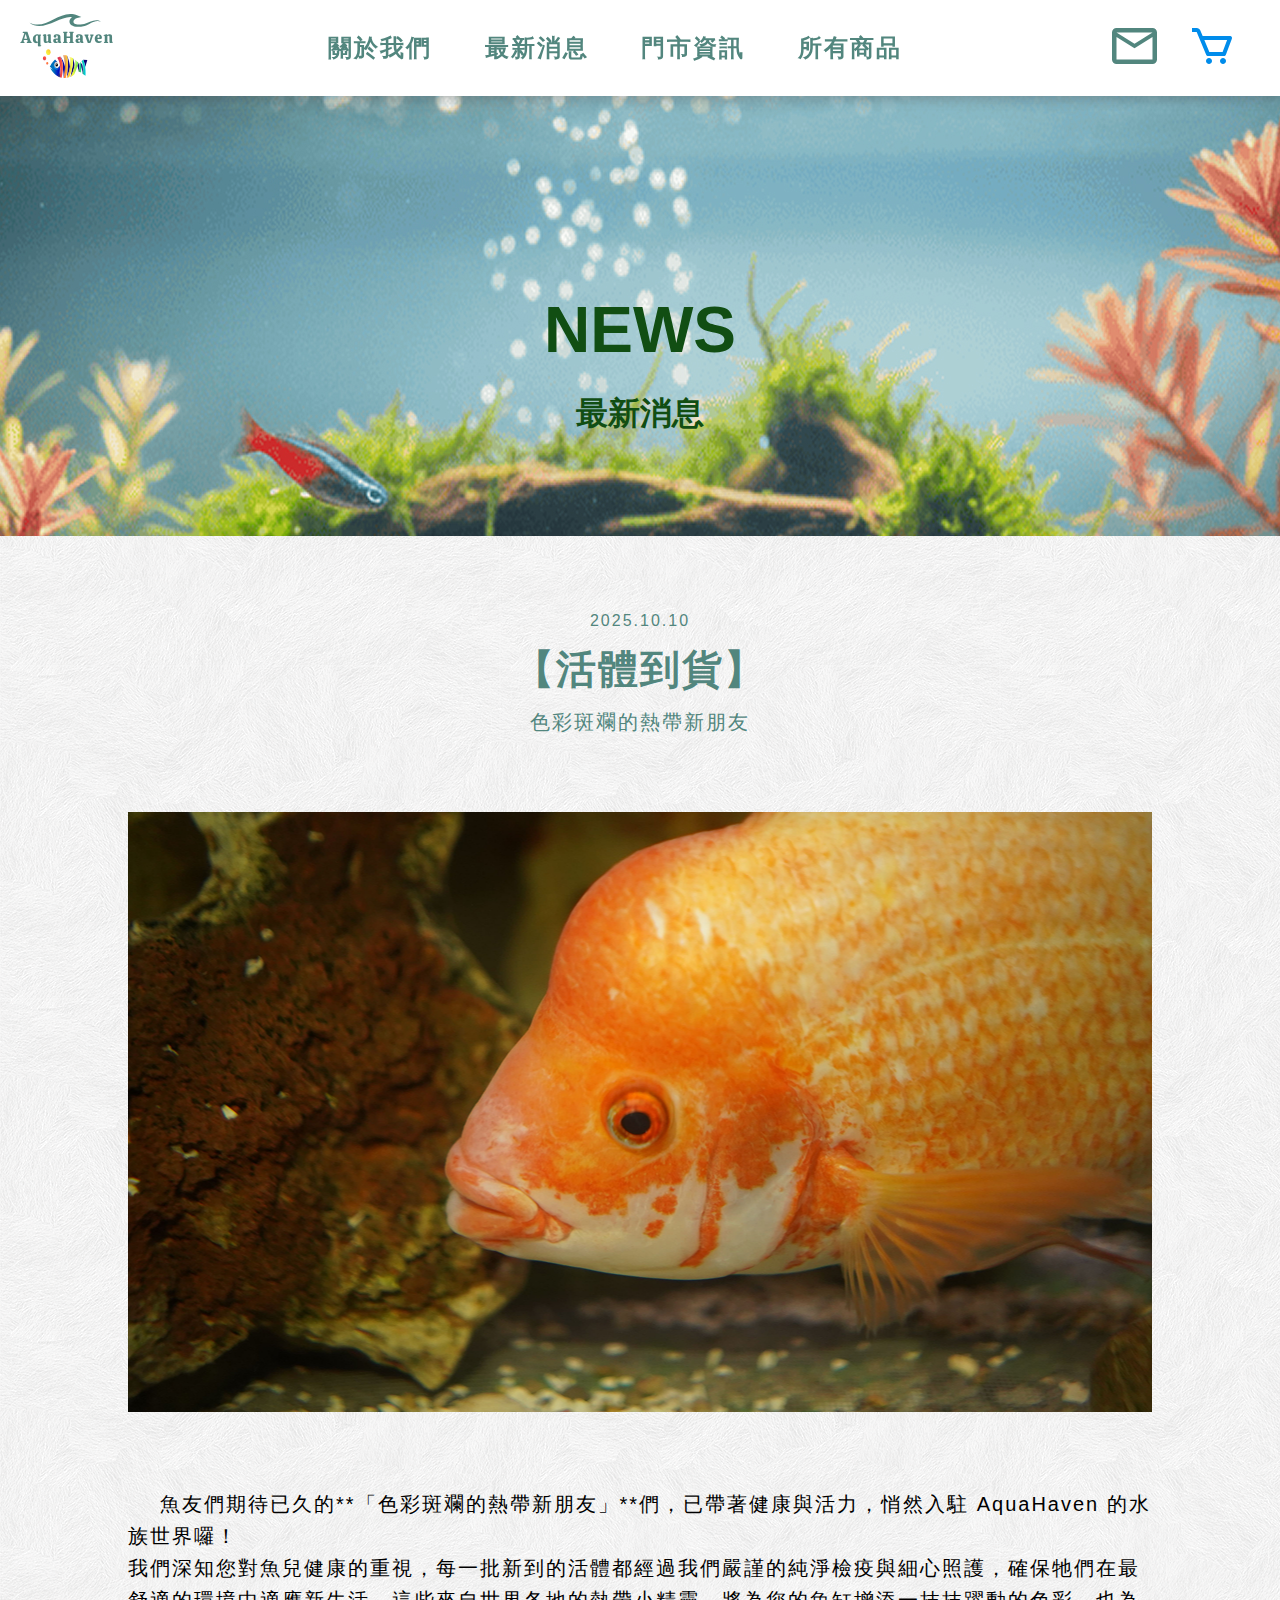
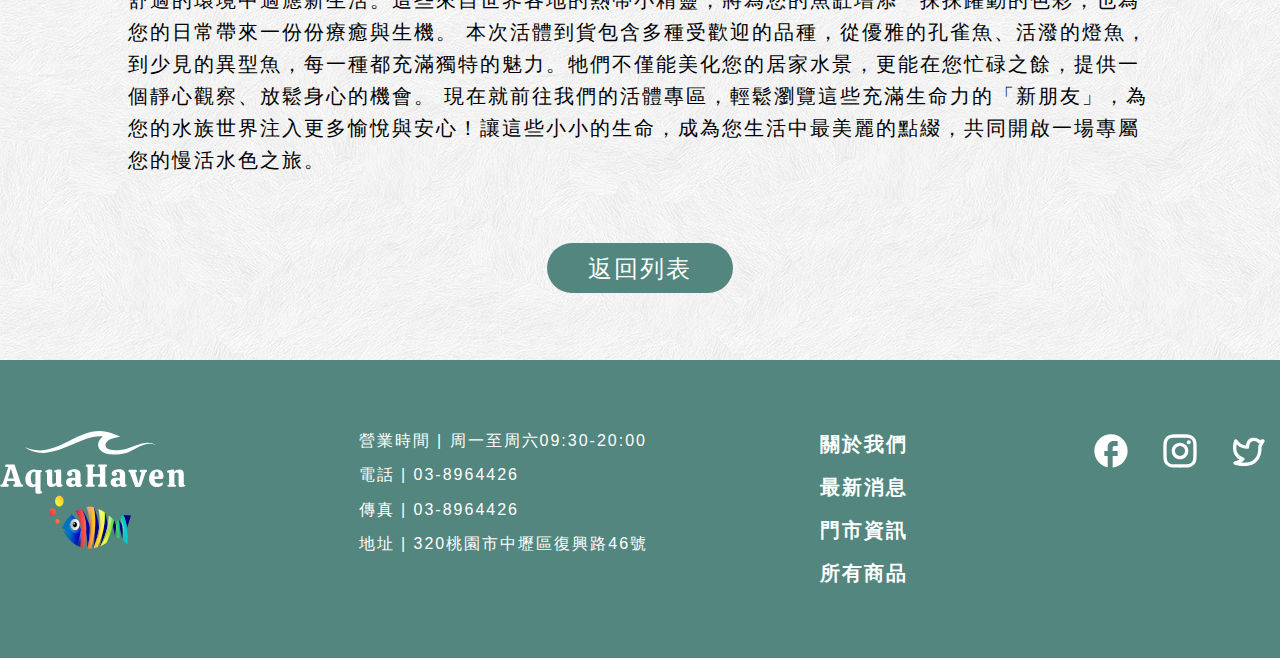
<file: newsDetail.html>
<!DOCTYPE html>
<html lang="en">
<head>
    <meta charset="UTF-8">
    <meta name="viewport" content="width=device-width, initial-scale=1.0">
    <title>水族天堂</title>
    <link rel="stylesheet" href="./style.css">
    <style>
        .banner {
            background: url(./img/banner1.jpg) center / cover no-repeat;
        }
        .main {
            display: flex;
            flex-direction: column;
            align-items: center;
            margin: 76px 0;
            .container {
                display: flex;
                flex-direction: column;
                align-items: center;
                width: 1320px;
                .title {
                    text-align: center;
                    color: #52867E;
                    letter-spacing: 2px;
                    h2 {
                        margin: 12px 0;
                    }
                    :last-child {
                        font-size: 20px;

                    }
                }
                .pic {
                    margin: 76px 0;
                    width: 1317px;
                    height: 600px;
                    background: url("./img/newsDetail.png") center;
                }
                .content {
                    text-indent: 2rem;
                    font-size: 20px;
                    letter-spacing: 2px;
                    line-height: 32px;
                }
            }
            .btn {
                margin-top: 76px;
                a {
                    background-color: #52867E;
                    padding: 11.5px 41px;
                    border-radius: 150px;
                    color: white;
                    font-size: 24px;
                    letter-spacing: 2px;
                }
                a:hover {
                    background-color: #366860;
                }
            }
        }
        @media screen and (max-width: 1335px) {
            .main {
                .container {
                    width: 80%;
                    .pic {
                        width: 100%;
                    }
                }
            }
        }
        @media screen and (max-width: 768px) {
            .main  .container .pic{
                height: 360px;
                background: url("./img/newsDetail.png") center / cover;
            }
        }
    </style>
</head>
<body>
    <header>
        <div class="navLogo">
            <a href="./index.html">
                <img src="./img/navLogo.svg" alt="Logo">
            </a>
        </div>
        <nav class="navList">
            <ul>
                <li>
                    <a href="./about.html">關於我們</a>
                </li>
                <li>
                    <a href="./news.html">最新消息</a>
                </li>
                <li>
                    <a href="./area.html">門市資訊</a>
                </li>
                <li>
                    <a href="./store.html">所有商品</a>
                </li>
            </ul>
        </nav>
        <div class="icons">
            <a href="./contact.html">
                <img src="./img/letter.svg" alt="contact">
            </a>
            <a href="./cart.html">
                <img src="./img/cart.svg" alt="cart">
            </a>
        </div>
        <label class="hb">
            <input type="checkbox" class="menu-switch">
            <span class="bar bar1"></span>
            <span class="bar bar2"></span>
            <span class="bar bar3"></span>
        </label>
        <div class="backdrop"></div>
    </header>
    <section class="banner">
        <div class="title">
            <h1>NEWS</h1>
            <h2>最新消息</h2>
        </div>
    </section>

    <div class="main">
            <div class="container">
                <div class="title">
                    <p>2025.10.10</p>
                    <h2>【活體到貨】</h2>
                    <p>色彩斑斕的熱帶新朋友</p>
                </div>
                <div class="pic">
                </div>
                <div class="content">
                    <p> 魚友們期待已久的**「色彩斑斕的熱帶新朋友」**們，已帶著健康與活力，悄然入駐 AquaHaven 的水族世界囉！<br>
我們深知您對魚兒健康的重視，每一批新到的活體都經過我們嚴謹的純淨檢疫與細心照護，確保牠們在最舒適的環境中適應新生活。這些來自世界各地的熱帶小精靈，將為您的魚缸增添一抹抹躍動的色彩，也為您的日常帶來一份份療癒與生機。
本次活體到貨包含多種受歡迎的品種，從優雅的孔雀魚、活潑的燈魚，到少見的異型魚，每一種都充滿獨特的魅力。牠們不僅能美化您的居家水景，更能在您忙碌之餘，提供一個靜心觀察、放鬆身心的機會。
現在就前往我們的活體專區，輕鬆瀏覽這些充滿生命力的「新朋友」，為您的水族世界注入更多愉悅與安心！讓這些小小的生命，成為您生活中最美麗的點綴，共同開啟一場專屬您的慢活水色之旅。</p>
                </div>
            </div>
            <div class="btn">
                <a href="./news.html">返回列表</a>
            </div>
        </div>
    <footer>
        <div class="outer">

            <div class="footerlogo">
                <a href="./index.html">
                    <img src="./img/footerLogo.svg" alt="Logo">
                </a>
            </div>
            <div class="info">
                <p>營業時間 | 周一至周六09:30-20:00</p>
                <p>電話 | 03-8964426</p>
                <p>傳真 | 03-8964426</p>
                <p>地址 | 320桃園市中壢區復興路46號</p>
            </div>
            <div class="tag">
                <a href="./about.html">關於我們</a>
                <a href="./news.html">最新消息</a>
                <a href="./area.html">門市資訊</a>
                <a href="./store.html">所有商品</a>
            </div>
            <div class="icons">
                <a href="" class="icon">
                    <img src="./img/ic_fb.svg" alt="fb">
                </a>
                <a href="" class="icon">
                    <img src="./img/ic_ig.svg" alt="ig">
                </a>
                <a href="" class="icon">
                    <img src="./img/ic_twitter.svg" alt="twitter">
                </a>
            </div>
        </div>
    </footer>
</body>
</html>
</file>
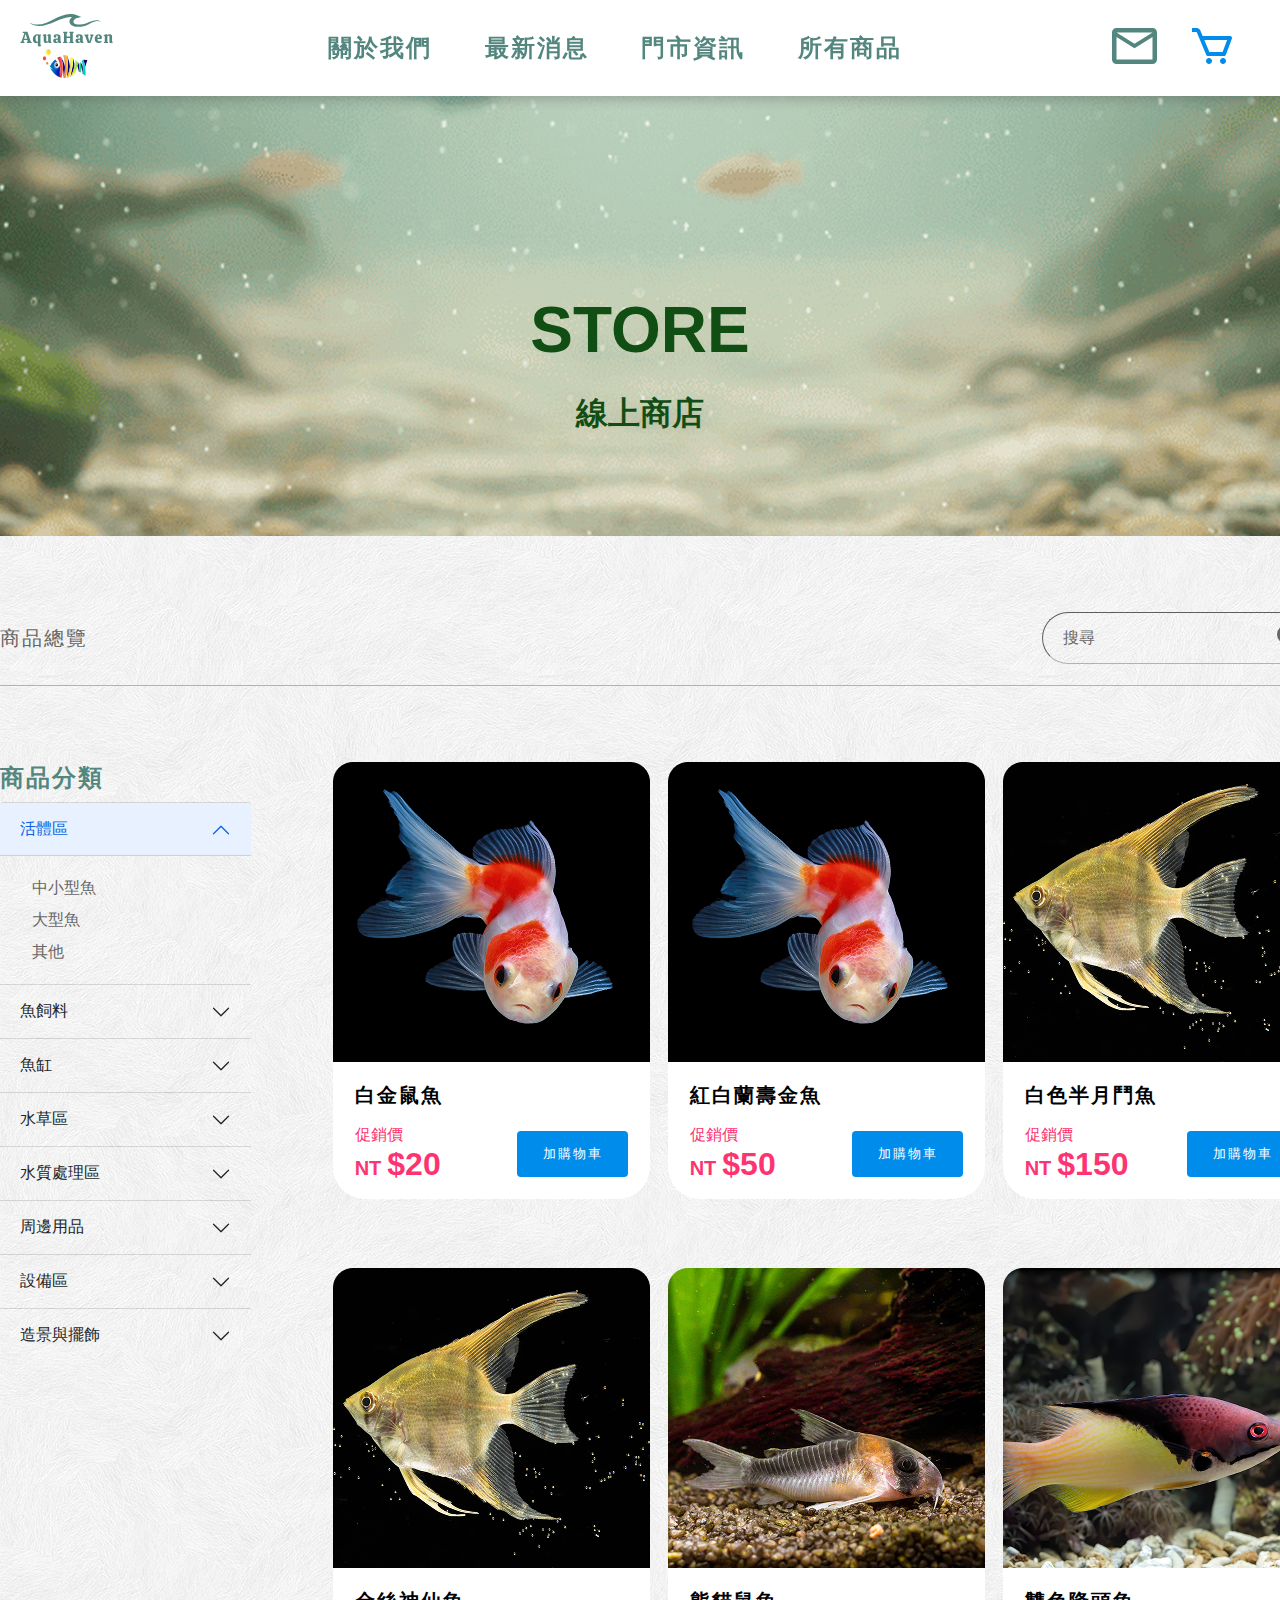
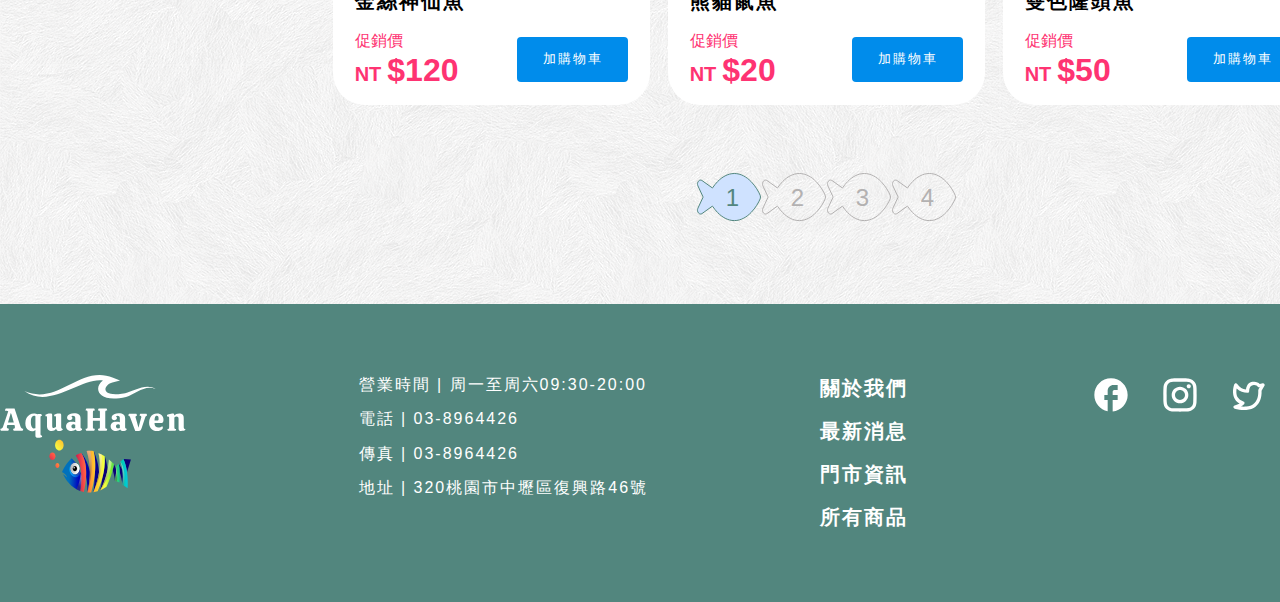
<file: store.html>
<!DOCTYPE html>
<html lang="en">

<head>
    <meta charset="UTF-8">
    <meta name="viewport" content="width=device-width, initial-scale=1.0">
    <title>水族天堂</title>
    <style>
        .collapse:not(.show) {
            display: none;
        }

        .collapsing {
            height: 0;
            overflow: hidden;
            transition: height 0.35s ease;
        }

        @media (prefers-reduced-motion: reduce) {
            .collapsing {
                transition: none;
            }
        }

        .collapsing.collapse-horizontal {
            width: 0;
            height: auto;
            transition: width 0.35s ease;
        }

        @media (prefers-reduced-motion: reduce) {
            .collapsing.collapse-horizontal {
                transition: none;
            }
        }

        .accordion-button {
            position: relative;
            display: flex;
            align-items: center;
            width: 100%;
            padding: 1rem 1.25rem;
            font-size: 1rem;
            color: #212529;
            text-align: left;
            background-color: #fff0;
            border: 0;
            border-radius: 0;
            overflow-anchor: none;
            transition: color 0.15s ease-in-out, background-color 0.15s ease-in-out, border-color 0.15s ease-in-out, box-shadow 0.15s ease-in-out, border-radius 0.15s ease;
        }

        @media (prefers-reduced-motion: reduce) {
            .accordion-button {
                transition: none;
            }
        }

        .accordion-button:not(.collapsed) {
            color: #0c63e4;
            background-color: #e7f1ff;
            box-shadow: inset 0 -1px 0 rgba(0, 0, 0, 0.125);
        }

        .accordion-button:not(.collapsed)::after {
            background-image: url("data:image/svg+xml,%3csvg xmlns='http://www.w3.org/2000/svg' viewBox='0 0 16 16' fill='%230c63e4'%3e%3cpath fill-rule='evenodd' d='M1.646 4.646a.5.5 0 0 1 .708 0L8 10.293l5.646-5.647a.5.5 0 0 1 .708.708l-6 6a.5.5 0 0 1-.708 0l-6-6a.5.5 0 0 1 0-.708z'/%3e%3c/svg%3e");
            transform: rotate(-180deg);
        }

        .accordion-button::after {
            flex-shrink: 0;
            width: 1.25rem;
            height: 1.25rem;
            margin-left: auto;
            content: "";
            background-image: url("data:image/svg+xml,%3csvg xmlns='http://www.w3.org/2000/svg' viewBox='0 0 16 16' fill='%23212529'%3e%3cpath fill-rule='evenodd' d='M1.646 4.646a.5.5 0 0 1 .708 0L8 10.293l5.646-5.647a.5.5 0 0 1 .708.708l-6 6a.5.5 0 0 1-.708 0l-6-6a.5.5 0 0 1 0-.708z'/%3e%3c/svg%3e");
            background-repeat: no-repeat;
            background-size: 1.25rem;
            transition: transform 0.2s ease-in-out;
        }

        @media (prefers-reduced-motion: reduce) {
            .accordion-button::after {
                transition: none;
            }
        }

        .accordion-button:hover {
            z-index: 2;
        }

        .accordion-button:focus {
            z-index: 3;
            border-color: #86b7fe;
            outline: 0;
            box-shadow: 0 0 0 0.25rem rgba(13, 110, 253, 0.25);
        }

        .accordion-header {
            margin-bottom: 0;
        }

        .accordion-item {
            background-color: rgba(0, 0, 0, 0);
            border-top: 1px solid rgba(0, 0, 0, 0.125);
            border-bottom: 1px solid rgba(0, 0, 0, 0.125);

        }
        .accordion-item:last-child {
            border-bottom: 1px solid rgba(0, 0, 0, 0);
        }

        .accordion-item:first-of-type {
            border-top-left-radius: 0.25rem;
            border-top-right-radius: 0.25rem;
        }

        .accordion-item:first-of-type .accordion-button {
            border-top-left-radius: calc(0.25rem - 1px);
            border-top-right-radius: calc(0.25rem - 1px);
        }

        .accordion-item:not(:first-of-type) {
            border-top: 0;
        }

        .accordion-item:last-of-type {
            border-bottom-right-radius: 0.25rem;
            border-bottom-left-radius: 0.25rem;
        }

        .accordion-item:last-of-type .accordion-button.collapsed {
            border-bottom-right-radius: calc(0.25rem - 1px);
            border-bottom-left-radius: calc(0.25rem - 1px);
        }

        .accordion-item:last-of-type .accordion-collapse {
            border-bottom-right-radius: 0.25rem;
            border-bottom-left-radius: 0.25rem;
        }

        .accordion-body {
            padding: 1rem 1.25rem;
            display: flex;
            flex-direction: column;
            a {
                color: #666;
                line-height: 32px;
                padding-left: 12px;
            }
            a:hover {
                background-color: #e4e4e4;
            }
        }

        .accordion-flush .accordion-collapse {
            border-width: 0;
        }

        .accordion-flush .accordion-item {
            border-right: 0;
            border-left: 0;
            border-radius: 0;
        }

        .accordion-flush .accordion-item:first-child {
            border-top: 0;
        }

        .accordion-flush .accordion-item:last-child {
            border-bottom: 0;
        }

        .accordion-flush .accordion-item .accordion-button {
            border-radius: 0;
        }
    </style>
    <link rel="stylesheet" href="./style.css">
    <style>
        .main {
            display: flex;
            flex-direction: column;
            align-items: center;
            width: 1320px;
            margin: 76px auto;
            .mainHeader {
                display: flex;
                justify-content: space-between;
                align-items: center;
                width: 100%;
                border-bottom: 1px solid #B3B1B1;
                padding-bottom: 21px;
                .breadcrumb {

                    a {
                        color: #666666;
                        font-size: 20px;
                        letter-spacing: 2px;
                    }
                }
                .searchbar {
                    position: relative;
                    input {
                        border-radius: 150px;
                        border-width: 1px;
                        border-color: #B3B1B1;
                        width: 278px;
                        height: 52px;
                        background-color: rgba(0, 0, 0, 0);
                        padding: 0 20px;

                    }
                    input::placeholder {
                        color: #666;
                        font-size: 16px;
                        
                    }
                    .icon {
                        position: absolute;
                        right: 20px;
                        top: 13px;
                    }
                }
            }
            .outer {
                display: flex;
                justify-content: space-between;
                width: 100%;
                margin-top: 76px;
                .categories {
                    width: 251px;

                    h3 {
                        color: #52867E;
                        font-size: 24px;
                        letter-spacing: 2px;
                        margin-bottom: 8px;
                    }
                }
                .goods {
                    display: flex;
                    flex-direction: column;
                    align-items: center;
                    width: 987px;
                    .cards {
                        height: 1011px;
                        display: flex;
                        justify-content: space-between;
                        flex-wrap: wrap;
                        .card {
                            width: 317px;
                            height: 437px;
                            background-color: #fff;
                            border-radius: 32px;
                            .content {
                                margin: 0 auto;
                                width: 273.75px;
                                .goodsTitle {
                                    h4 {
                                        font-size: 20px;
                                        letter-spacing: 2px;
                                        margin: 16px 0;
                                    }
                                }
                                .goodsContent {
                                    display: flex;
                                    justify-content: space-between;
                                    align-items: center;
                                    .price {
                                        color: #FE3372;
                                        .money {
                                            display: flex;
                                            align-items: baseline;
                                            span {
                                                font-size: 20px;
                                                font-weight: bold;
                                            }
                                            h4 {
                                                margin-left: 6px;
                                                font-size:32px ;
                                            }
                                        }
                                    }
                                    .addCartBtn {
                                        button {
                                            width: 111.75px;
                                            height: 45.28px;
                                            border-radius: 4px;
                                            border: none;
                                            background-color: #008CEB;
                                            color: #fff;
                                            letter-spacing: 2px;
                                        }
                                    }
                                }
                            }
                        }
                    }
                    .pageBtns {
                        display: flex;
                        
                        .pageBtn {
                            position: relative;
                            color: #B3B1B1;
                            font-size: 24px;
                            cursor: pointer;

                        }

                        .active {
                            color: #52867E;
                        }

                        span {
                            position: absolute;
                            left: 50%;
                            top: 50%;
                            transform: translate(-25%,-60%);
                            
                        }
                    }
                }
            }
        }
    </style>
</head>

<body>
    <header>
        <div class="navLogo">
            <a href="">
                <img src="./img/navLogo.svg" alt="Logo">
            </a>
        </div>
        <nav>
            <ul>
                <li>
                    <a href="">關於我們</a>
                </li>
                <li>
                    <a href="">最新消息</a>
                </li>
                <li>
                    <a href="">門市資訊</a>
                </li>
                <li>
                    <a href="">所有商品</a>
                </li>
        </nav>
        </div>
        <div class="icons">
            <a href="">
                <img src="./img/letter.svg" alt="contact">
            </a>
            <a href="">
                <img src="./img/cart.svg" alt="cart">
            </a>
        </div>
    </header>
    <section class="banner">
        <div class="title">
            <h1>STORE</h1>
            <h2>線上商店</h2>
        </div>
    </section>
    <div class="main">
        <div class="mainHeader">
            <div class="breadcrumb">
                <a href="">商品總覽</a>
            </div>
            <div class="searchbar">
                <input type="text" placeholder="搜尋">
                <span class="icon">
                    <img src="./img/zoom.svg" alt="">
                </span>
            </div>
        </div>
        <div class="outer">
            <div class="categories">
                <h3>商品分類</h3>
                <div class="accordion" id="accordionExample">
                    <div class="accordion-item">
                        <h2 class="accordion-header">
                            <button class="accordion-button" type="button" data-bs-toggle="collapse" data-bs-target="#collapseOne"
                                aria-expanded="true" aria-controls="collapseOne">
                                活體區
                            </button>
                        </h2>
                        <div id="collapseOne" class="accordion-collapse collapse show" data-bs-parent="#accordionExample">
                            <div class="accordion-body">
                                <a href="">中小型魚</a>
                                <a href="">大型魚</a>
                                <a href="">其他</a>
                            </div>
                        </div>
                    </div>
                    <div class="accordion-item">
                        <h2 class="accordion-header">
                            <button class="accordion-button collapsed" type="button" data-bs-toggle="collapse"
                                data-bs-target="#collapseTwo" aria-expanded="false" aria-controls="collapseTwo">
                                魚飼料
                            </button>
                        </h2>
                        <div id="collapseTwo" class="accordion-collapse collapse" data-bs-parent="#accordionExample">
                            <div class="accordion-body">
                                <a href="">中小型魚</a>
                                <a href="">底棲</a>
                                <a href="">活餌</a>
                                <a href="">大型魚</a>
                            </div>
                        </div>
                    </div>
                    <div class="accordion-item">
                        <h2 class="accordion-header">
                            <button class="accordion-button collapsed" type="button" data-bs-toggle="collapse"
                                data-bs-target="#collapseThree" aria-expanded="false" aria-controls="collapseThree">
                                魚缸
                            </button>
                        </h2>
                        <div id="collapseThree" class="accordion-collapse collapse" data-bs-parent="#accordionExample">
                            <div class="accordion-body">
                                <a href="">迷你缸</a>
                                <a href="">智能生態缸</a>
                                <a href="">大型缸</a>
                            </div>
                        </div>
                    </div>
                    <div class="accordion-item">
                        <h2 class="accordion-header">
                            <button class="accordion-button collapsed" type="button" data-bs-toggle="collapse"
                                data-bs-target="#collapseFour" aria-expanded="false" aria-controls="collapseFour">
                                水草區
                            </button>
                        </h2>
                        <div id="collapseFour" class="accordion-collapse collapse" data-bs-parent="#accordionExample">
                            <div class="accordion-body">
                                <a href="">陰性水草</a>
                                <a href="">莫絲</a>
                                <a href="">高經水草</a>
                            </div>
                        </div>
                    </div>
                    <div class="accordion-item">
                        <h2 class="accordion-header">
                            <button class="accordion-button collapsed" type="button" data-bs-toggle="collapse"
                                data-bs-target="#collapseFive" aria-expanded="false" aria-controls="collapseFive">
                                水質處理區
                            </button>
                        </h2>
                        <div id="collapseFive" class="accordion-collapse collapse" data-bs-parent="#accordionExample">
                            <div class="accordion-body">
                                <a href="">藥劑</a>
                                <a href="">水質設備</a>
                            </div>
                        </div>
                    </div>
                    <div class="accordion-item">
                        <h2 class="accordion-header">
                            <button class="accordion-button collapsed" type="button" data-bs-toggle="collapse"
                                data-bs-target="#collapseSix" aria-expanded="false" aria-controls="collapseSix">
                                周邊用品
                            </button>
                        </h2>
                        <div id="collapseSix" class="accordion-collapse collapse" data-bs-parent="#accordionExample">
                            <div class="accordion-body">
                                <a href="">清潔用品</a>
                                <a href="">漁網</a>
                                <a href="">氣泡石</a>
                                <a href="">繁殖盒</a>
                                <a href="">風管</a>
                                <a href="">水草用品</a>
                            </div>
                        </div>
                    </div>
                    <div class="accordion-item">
                        <h2 class="accordion-header">
                            <button class="accordion-button collapsed" type="button" data-bs-toggle="collapse"
                                data-bs-target="#collapseSeven" aria-expanded="false" aria-controls="collapseSeven">
                                設備區
                            </button>
                        </h2>
                        <div id="collapseSeven" class="accordion-collapse collapse" data-bs-parent="#accordionExample">
                            <div class="accordion-body">
                                <a href="">馬達</a>
                                <a href="">照明設備</a>
                                <a href="">溫控設備</a>
                                <a href="">零配件</a>
                                <a href="">過濾器材</a>
                            </div>
                        </div>
                    </div>
                    <div class="accordion-item">
                        <h2 class="accordion-header">
                            <button class="accordion-button collapsed" type="button" data-bs-toggle="collapse"
                                data-bs-target="#collapseEifht" aria-expanded="false" aria-controls="collapseEifht">
                                造景與擺飾
                            </button>
                        </h2>
                        <div id="collapseEifht" class="accordion-collapse collapse" data-bs-parent="#accordionExample">
                            <div class="accordion-body">
                                <a href="">背景板</a>
                                <a href="">假水草</a>
                                <a href="">沉木</a>
                                <a href="">各式飾品</a>
                            </div>
                        </div>
                    </div>
                </div>
            </div>
            <div class="goods">
                <div class="cards">
                    <div class="card">
                        <div class="pic">
                        <img src="./img/goods1.png" alt="">
                        </div>
                        <div class="content">
                            <div class="goodsTitle">
                                <h4>白金鼠魚</h4>
                            </div>
                            <div class="goodsContent">
                                <div class="price">
                                    <p>促銷價</p>
                                    <div class="money">
                                        <span>NT</span>
                                        <h4>$20</h4>
                                    </div>
                                </div>
                                <div class="addCartBtn">
                                    <button>加購物車</button>
                                </div>
                            </div>
                        </div>
                    </div>
                    <div class="card">
                        <div class="pic">
                        <img src="./img/goods2.png" alt="">
                        </div>
                        <div class="content">
                            <div class="goodsTitle">
                                <h4>紅白蘭壽金魚</h4>
                            </div>
                            <div class="goodsContent">
                                <div class="price">
                                    <p>促銷價</p>
                                    <div class="money">
                                        <span>NT</span>
                                        <h4>$50</h4>
                                    </div>
                                </div>
                                <div class="addCartBtn">
                                    <button>加購物車</button>
                                </div>
                            </div>
                        </div>
                    </div>
                    <div class="card">
                        <div class="pic">
                        <img src="./img/goods3.png" alt="">
                        </div>
                        <div class="content">
                            <div class="goodsTitle">
                                <h4>白色半月鬥魚</h4>
                            </div>
                            <div class="goodsContent">
                                <div class="price">
                                    <p>促銷價</p>
                                    <div class="money">
                                        <span>NT</span>
                                        <h4>$150</h4>
                                    </div>
                                </div>
                                <div class="addCartBtn">
                                    <button>加購物車</button>
                                </div>
                            </div>
                        </div>
                    </div>
                    <div class="card">
                        <div class="pic">
                        <img src="./img/goods4.png" alt="">
                        </div>
                        <div class="content">
                            <div class="goodsTitle">
                                <h4>金絲神仙魚</h4>
                            </div>
                            <div class="goodsContent">
                                <div class="price">
                                    <p>促銷價</p>
                                    <div class="money">
                                        <span>NT</span>
                                        <h4>$120</h4>
                                    </div>
                                </div>
                                <div class="addCartBtn">
                                    <button>加購物車</button>
                                </div>
                            </div>
                        </div>
                    </div>
                    <div class="card">
                        <div class="pic">
                        <img src="./img/goods5.png" alt="">
                        </div>
                        <div class="content">
                            <div class="goodsTitle">
                                <h4>熊貓鼠魚</h4>
                            </div>
                            <div class="goodsContent">
                                <div class="price">
                                    <p>促銷價</p>
                                    <div class="money">
                                        <span>NT</span>
                                        <h4>$20</h4>
                                    </div>
                                </div>
                                <div class="addCartBtn">
                                    <button>加購物車</button>
                                </div>
                            </div>
                        </div>
                    </div>
                    <div class="card">
                        <div class="pic">
                        <img src="./img/goods6.png" alt="">
                        </div>
                        <div class="content">
                            <div class="goodsTitle">
                                <h4>雙色隆頭魚</h4>
                            </div>
                            <div class="goodsContent">
                                <div class="price">
                                    <p>促銷價</p>
                                    <div class="money">
                                        <span>NT</span>
                                        <h4>$50</h4>
                                    </div>
                                </div>
                                <div class="addCartBtn">
                                    <button>加購物車</button>
                                </div>
                            </div>
                        </div>
                    </div>
                </div>
                <div class="pageBtns">
                    <div class="pageBtn page1 active">
                        <img src="./img/fishVectorActive.svg" alt="">
                        <span>1</span>
                    </div>
                    <div class="pageBtn page2">
                        <img src="./img/fishVector.svg" alt="">
                        <span>2</span>
                    </div>
                    <div class="pageBtn page3">
                        <img src="./img/fishVector.svg" alt="">
                        <span>3</span>
                    </div>
                    <div class="pageBtn page4">
                        <img src="./img/fishVector.svg" alt="">
                        <span>4</span>
                    </div>
                </div>
            </div>
        </div>
    </div>
    <footer>
        <div class="outer">

            <div class="footerlogo">
                <a href="">
                    <img src="./img/footerLogo.svg" alt="Logo">
                </a>
            </div>
            <div class="info">
                <p>營業時間 | 周一至周六09:30-20:00</p>
                <p>電話 | 03-8964426</p>
                <p>傳真 | 03-8964426</p>
                <p>地址 | 320桃園市中壢區復興路46號</p>
            </div>
            <div class="tag">
                <a href="">關於我們</a>
                <a href="">最新消息</a>
                <a href="">門市資訊</a>
                <a href="">所有商品</a>
            </div>
            <div class="icons">
                <a href="" class="icon">
                    <img src="./img/ic_fb.svg" alt="fb">
                </a>
                <a href="" class="icon">
                    <img src="./img/ic_ig.svg" alt="ig">
                </a>
                <a href="" class="icon">
                    <img src="./img/ic_twitter.svg" alt="twitter">
                </a>
            </div>
        </div>
    </footer>
    <!-- JavaScript Bundle with Popper -->
    <script src="https://cdn.jsdelivr.net/npm/bootstrap@5.1.1/dist/js/bootstrap.bundle.min.js"
        integrity="sha384-/bQdsTh/da6pkI1MST/rWKFNjaCP5gBSY4sEBT38Q/9RBh9AH40zEOg7Hlq2THRZ"
        crossorigin="anonymous"></script>
</body>

</html>
</file>
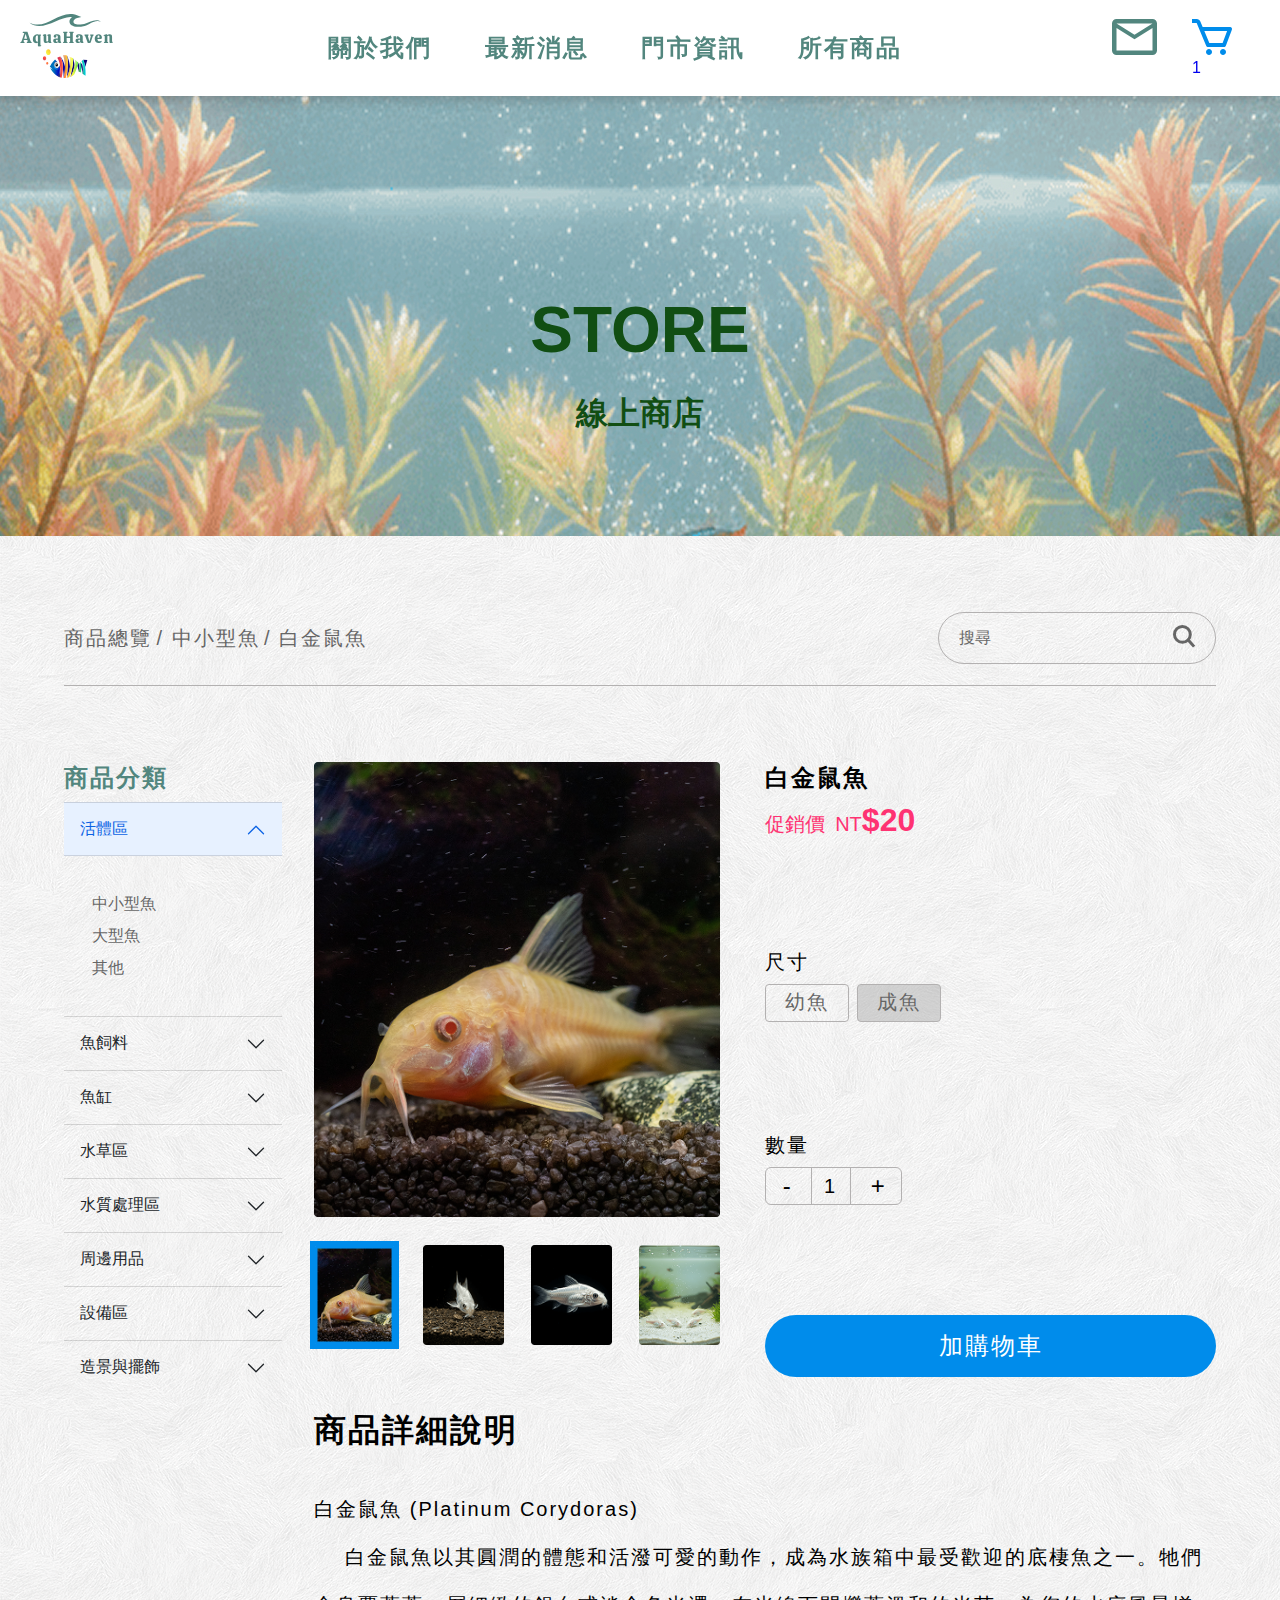
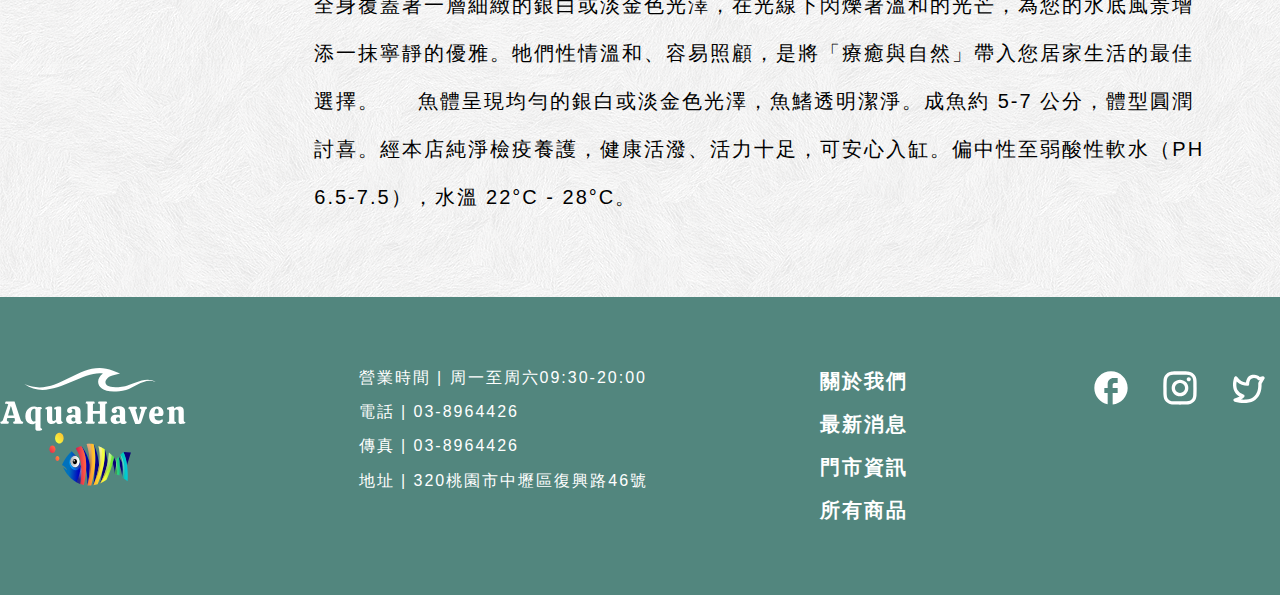
<file: storeDetail.html>
<!DOCTYPE html>
<html lang="en">

<head>
    <meta charset="UTF-8">
    <meta name="viewport" content="width=device-width, initial-scale=1.0">
    <title>水族天堂</title>
    <!-- 手風琴 -->
    <link rel="stylesheet" href="./accordion.css">
    <link rel="stylesheet" href="./style.css">
    <style>
        .banner {
            background: url(./img/banner3.jpg) center / cover no-repeat;
        }

        .main {
            display: flex;
            justify-content: center;
            width: 100%;
            margin: 76px auto;

            .container {
                display: flex;
                flex-direction: column;
                align-items: center;
                width: 1320px;

            }

            .mainHeader {
                display: flex;
                justify-content: space-between;
                align-items: center;
                width: 100%;
                border-bottom: 1px solid #B3B1B1;
                padding-bottom: 21px;

                .breadcrumb {

                    a {
                        color: #666666;
                        font-size: 20px;
                        letter-spacing: 2px;
                    }

                    a:last-child {
                        cursor: default;
                        font-weight: 500;
                    }

                    a:not(:first-child)::before {
                        content: " / ";
                        pointer-events: none;
                    }
                }

                .searchbar {
                    position: relative;

                    input {
                        border: 1px solid #B3B1B1;
                        border-radius: 150px;
                        width: 278px;
                        height: 52px;
                        background-color: rgba(0, 0, 0, 0);
                        padding: 0 20px;

                    }

                    input::placeholder {
                        color: #666;
                        font-size: 16px;

                    }

                    .icon {
                        position: absolute;
                        right: 20px;
                        top: 13px;
                        cursor: pointer;
                    }
                }
            }

            .outer {
                display: flex;
                justify-content: space-between;
                width: 100%;
                margin-top: 76px;

                .categories {
                    width: 251px;

                    h3 {
                        color: #52867E;
                        font-size: 24px;
                        letter-spacing: 2px;
                        margin-bottom: 8px;
                    }

                    .accordion button {
                        font-size: 16px;
                    }
                }

                .goodsDetail {
                    width: 987px;
                    display: flex;
                    flex-direction: column;
                    align-items: center;

                    .goodsAttribute {
                        display: flex;
                        width: 100%;
                        justify-content: space-between;
                        /* flex-wrap: wrap; */

                        .goodsPics {
                            .bigPic {
                                margin-bottom: 24px;
                            }

                            .smallPics {
                                display: flex;
                                justify-content: space-between;

                                img {
                                    cursor: pointer;
                                }

                                img:hover {
                                    outline: 5px solid #008CEB;
                                    outline-offset: -1px;
                                }
                                img.active {
                                    outline: 5px solid #008CEB;
                                    outline-offset: -1px;
                                }
                            }
                        }

                        .goodsDescription {
                            display: flex;
                            flex-direction: column;
                            justify-content: space-between;
                            min-height: 400px;

                            .goodsTitle {
                                >h3 {
                                    font-size: 24px;
                                    letter-spacing: 2px;
                                    margin-bottom: 8px;
                                }

                                .price {
                                    display: flex;
                                    color: #FE3372;
                                    align-items: baseline;

                                    span {
                                        font-size: 20px;
                                    }

                                    .money {
                                        display: flex;
                                        align-items: baseline;

                                        h3 {
                                            font-size: 32px;
                                        }
                                    }

                                    >span {
                                        margin-right: 10px;
                                    }
                                }
                            }

                            .goodsSize {
                                font-size: 20px;
                                letter-spacing: 2px;

                                >p {
                                    margin-bottom: 8px;
                                }

                                .size {
                                    button {
                                        width: 84px;
                                        height: 38px;
                                        font-size: 20px;
                                        letter-spacing: 2px;
                                        background-color: #0000;
                                        border: 1px solid #B3B1B1;
                                        color: #666;
                                        border-radius: 4px;
                                        cursor: pointer;
                                    }

                                    button:hover {
                                        background-color: #e4e4e488;
                                    }
                                    button.active {
                                        background-color: #b3b2b288;
                                    }
                                }
                            }

                            .amount {
                                font-size: 20px;
                                letter-spacing: 2px;

                                >p {
                                    margin-bottom: 8px;
                                }

                                .counter {
                                    .number-box {
                                        display: inline-flex;
                                        align-items: center;
                                        justify-content: center;
                                        border: 1px solid #B3B1B1;
                                        /* padding: 5px 10px; */
                                        width: 137px;
                                        height: 38px;
                                        border-radius: 6px;
                                        font-size: 20px;
                                        gap: 15px;
                                        background: none;

                                    }

                                    .number-box .btn {
                                        border: none;
                                        background: none;
                                        font-size: 24px;
                                        cursor: pointer;
                                        padding: 0 5px;
                                    }

                                    .number-box .value {
                                        width: 40px;
                                        height: 38px;
                                        text-align: center;
                                        line-height: 38px;
                                        font-size: 20px;
                                        border-left: 1px solid #B3B1B1;
                                        border-right: 1px solid #B3B1B1;
                                    }
                                }
                            }

                            .addCartBtn {

                                button {
                                    border-radius: 150px;
                                    width: 488px;
                                    height: 62px;
                                    background-color: #008CEB;
                                    border: none;
                                    color: white;
                                    font-size: 24px;
                                    letter-spacing: 2px;
                                    cursor: pointer;
                                }

                                button:hover {
                                    background-color: #0071BE;
                                }
                            }
                        }
                    }

                    .goodsContent {
                        letter-spacing: 2px;

                        h3 {
                            font-size: 32px;
                            margin: 32px 0;
                        }

                        p {
                            font-size: 20px;
                            line-height: 48px;
                        }
                    }
                }
            }
        }
        .cForm {
            display: none;
        }
        .modal {
            left: 0;
            top: 0;
            height: 100%;
            width: 100%;
            position: fixed;
            z-index: 99999;
            background-color: #fff0;
            display: none;
            .modalContainer {
                position: relative;
                left: 50%;
                top: 50%;
                transform: translate(-50%,-50%);
                width: 340px;
                height: 180px;
                background-color: #0009;
                color: #fff;
                font-size: 24px;
                line-height: 180px;
                text-align: center;
                border-radius: 4px;
                
            }
        }
        .modal.show {
            display: block;
        }
        @media screen and (max-width: 1335px) {
            .main {
                .container {
                    width: 90%;

                    .outer {
                        .goodsDetail {
                            width: 90%;
                            margin-left: 32px;

                            .goodsAttribute {

                                .goodsPics {
                                    margin-bottom: 32px;
                                    margin-right: 32px;
                                    width: 45%;

                                    .bigPic {
                                        img {
                                            width: 100%;
                                        }
                                    }
                                    .smallPics {
                                        img {
                                            width: 20%;
                                        }
                                    }
                                }

                                .goodsDescription {
                                    width: 50%;
                                    .addCartBtn {
                                        button {
                                            width: 100%;
                                            min-width: 100px;
                                        }
                                    }
                                }
                            }
                        }

                    }
                }
            }
        }
        @media screen and (max-width: 768px) {
            .main .container .mainHeader .breadcrumb a {
                font-size: 16px;
            }
            .main .container .mainHeader .searchbar input {
                width: 180px;
            }
            .main .container .mainHeader .searchbar input::placeholder {
                font-size: 14px;
            }
            .main .container .outer .goodsDetail .goodsAttribute {
                flex-direction: column;
                .goodsPics {
                    width: 100%;
                }
                .goodsDescription {
                    width: 100%;
                }
            }
        }
        @media screen and (max-width:430px){
            .main .container .mainHeader {
                .searchbar {
                    input {
                        height: 32px;
                    }

                    input::placeholder {
                        font-size: 14px;
                        
                    }
                    .icon {
                        right: 12px;
                        top: 8px;
                        img {
                            width: 16px;
                        }
                    }
                }
            }
            .main .container .outer {
                flex-direction: column;
                margin-top: 32px;
            }
            .main .container .outer .categories {
                width: 100%;
                .accordion {
                    display: none;
                }
                .cForm {
                    display: block;
                    form {
                        display: flex;
                        flex-direction: column;
                        align-items: center;
                        gap: 8px;
                        .cFormItem {
                            display: flex;
                            flex-direction: column;
                            width: 100%;
                            gap: 8px;
                            select {
                                height: 32px;
                                background-color: #fff0;
                                border: 1px solid #B3B1B1;
                                transition: all .25s;
                            }
                            select:focus {
                                z-index: 3;
                                border-color: #86b7fe;
                                outline: 0;
                                box-shadow: 0 0 0 0.25rem rgba(13, 110, 253, 0.25);
                            }
                        }
                        button[type="submit"] {
                            background-color: #008CEB;
                            color: #fff;
                            border: none;
                            height: 48px;
                            width: 96px;
                            border-radius: 4px;
                            font-size: 16px;
                            margin: 16px 0;
                        }
                    }
                }
            }
            .main .container .outer .goodsDetail {
                width: 100%;
                margin-left: 0;
            }
        }
    </style>
</head>

<body>
    <header>
        <div class="navLogo">
            <a href="./index.html">
                <img src="./img/navLogo.svg" alt="Logo">
            </a>
        </div>
        <nav class="navList">
            <ul>
                <li>
                    <a href="./about.html">關於我們</a>
                </li>
                <li>
                    <a href="./news.html">最新消息</a>
                </li>
                <li>
                    <a href="./area.html">門市資訊</a>
                </li>
                <li>
                    <a href="./store.html">所有商品</a>
                </li>
        </nav>
        </div>
        <div class="icons">
            <a href="./contact.html">
                <img src="./img/letter.svg" alt="contact">
            </a>
            <a href="./cart.html" class="cartIcon">
                <img src="./img/cart.svg" alt="cart">
                <div class="cartNumber">1</div>
            </a>
        </div>
        <label class="hb">
            <input type="checkbox" class="menu-switch">
            <span class="bar bar1"></span>
            <span class="bar bar2"></span>
            <span class="bar bar3"></span>
        </label>
        <div class="backdrop"></div>
    </header>
    <section class="banner">
        <div class="title">
            <h1>STORE</h1>
            <h2>線上商店</h2>
        </div>
    </section>
    <div class="main">
        <div class="container">

            <div class="mainHeader">
                <div class="breadcrumb">
                    <a href="./store.html" class="bcItem">商品總覽</a>
                    <a href="./store.html" class="bcItem">中小型魚</a>
                    <a href="./storeDetail.html" class="bcItem">白金鼠魚</a>
                </div>
                <div class="searchbar">
                    <input type="text" placeholder="搜尋">
                    <span class="icon">
                        <img src="./img/zoom.svg" alt="">
                    </span>
                </div>
            </div>
            <div class="outer">
                <div class="categories">
                    <h3>商品分類</h3>
                    <div class="accordion">
                        <div class="accordionItem show">
                            <button>活體區</button>
                            <div class="content">
                                <a href="">中小型魚</a>
                                <a href="">大型魚</a>
                                <a href="">其他</a>
                            </div>
                        </div>
                        <div class="accordionItem">
                            <button>魚飼料</button>
                            <div class="content">
                                <a href="">中小型魚</a>
                                <a href="">底棲</a>
                                <a href="">活餌</a>
                                <a href="">大型魚</a>
                            </div>
                        </div>
                        <div class="accordionItem">
                            <button>魚缸</button>
                            <div class="content">
                                <a href="">迷你缸</a>
                                <a href="">智能生態缸</a>
                                <a href="">大型缸</a>
                            </div>
                        </div>
                        <div class="accordionItem">
                            <button>水草區</button>
                            <div class="content">
                                <a href="">陰性水草</a>
                                <a href="">莫絲</a>
                                <a href="">高莖水草</a>
                            </div>
                        </div>
                        <div class="accordionItem">
                            <button>水質處理區</button>
                            <div class="content">
                                <a href="">藥劑</a>
                                <a href="">水質設備</a>
                            </div>
                        </div>
                        <div class="accordionItem">
                            <button>周邊用品</button>
                            <div class="content">
                                <a href="">清潔用品</a>
                                <a href="">漁網</a>
                                <a href="">氣泡石</a>
                                <a href="">繁殖盒</a>
                                <a href="">風管</a>
                                <a href="">水草用品</a>
                            </div>
                        </div>
                        <div class="accordionItem">
                            <button>設備區</button>
                            <div class="content">
                                <a href="">馬達</a>
                                <a href="">照明設備</a>
                                <a href="">溫控設備</a>
                                <a href="">零配件</a>
                                <a href="">過濾器材</a>
                            </div>
                        </div>
                        <div class="accordionItem">
                            <button>造景與擺飾</button>
                            <div class="content">
                                <a href="">背景板</a>
                                <a href="">假水草</a>
                                <a href="">沉木</a>
                                <a href="">各式飾品</a>
                            </div>
                        </div>
                    </div>
                    <div class="cForm">
                        <form action="">
                            <div class="cFormItem">
                                <label for="cClass">選擇類別</label>
                                <select name="" id="cClass">
                                    <option value="0">活體區</option>
                                    <option value="1">魚飼料</option>
                                    <option value="2">魚缸</option>
                                    <option value="3">水草區</option>
                                    <option value="4">水質處理區</option>
                                    <option value="5">周邊用品</option>
                                    <option value="6">設備區</option>
                                    <option value="7">造景與擺飾</option>
                                </select>
                            </div>
                            <div class="cFormItem">
                                <label for="cSubClass">選擇細項</label>
                                <select name="" id="cSubClass">
                                    <option value="">全部</option>
                                    <option value="0">中小型魚</option>
                                    <option value="1">大型魚</option>
                                    <option value="2">其他</option>
                                </select>
                            </div>
                            <button type="submit">送出</button>
                        </form>
                    </div>
                </div>
                <div class="goodsDetail">
                    <div class="goodsAttribute">
                        <div class="goodsPics">
                            <div class="bigPic">
                                <img src="./img/goodsBigPic1.png" alt="bigPic" class="big">
                            </div>
                            <div class="smallPics">
                                <img src="./img/goodsSmallPic1.png" alt="1" class="small active">
                                <img src="./img/goodsSmallPic2.png" alt="2" class="small">
                                <img src="./img/goodsSmallPic3.png" alt="3" class="small">
                                <img src="./img/goodsSmallPic4.png" alt="4" class="small">
                            </div>
                        </div>
                        <div class="goodsDescription">
                            <div class="goodsTitle">
                                <h3>白金鼠魚</h3>
                                <div class="price">
                                    <span>促銷價</span>
                                    <div class="money">
                                        <span>NT</span>
                                        <h3>$20</h3>
                                    </div>
                                </div>
                            </div>
                            <div class="goodsSize">
                                <p>尺寸</p>
                                <div class="size">
                                    <button >幼魚</button>
                                    <button class='active'>成魚</button>
                                </div>
                            </div>
                            <div class="amount">
                                <p>數量</p>
                                <div class="counter">
                                    <div class="number-box">
                                        <button class="btn minus">-</button>
                                        <span class="value">1</span>
                                        <button class="btn plus">+</button>
                                    </div>
                                </div>
                            </div>
                            <div class="addCartBtn">
                                <button>加購物車</button>
                            </div>
                        </div>
                    </div>
                    <div class="goodsContent">
                        <h3>商品詳細說明</h3>
                        <p>白金鼠魚 (Platinum Corydoras)
                        </p>
                        <p>
                                白金鼠魚以其圓潤的體態和活潑可愛的動作，成為水族箱中最受歡迎的底棲魚之一。牠們全身覆蓋著一層細緻的銀白或淡金色光澤，在光線下閃爍著溫和的光芒，為您的水底風景增添一抹寧靜的優雅。牠們性情溫和、容易照顧，是將「療癒與自然」帶入您居家生活的最佳選擇。
                                魚體呈現均勻的銀白或淡金色光澤，魚鰭透明潔淨。成魚約 5-7 公分，體型圓潤討喜。經本店純淨檢疫養護，健康活潑、活力十足，可安心入缸。偏中性至弱酸性軟水（PH
                            6.5-7.5），水溫
                            22°C - 28°C。
                        </p>
                    </div>
                </div>
            </div>
        </div>
        <div class="modal">
            <div class="modalContainer">
                <p>商品已加入購物車</p>
            </div>
        </div>
    </div>
    
    <footer>
        <div class="outer">

            <div class="footerlogo">
                <a href="./index.html">
                    <img src="./img/footerLogo.svg" alt="Logo">
                </a>
            </div>
            <div class="info">
                <p>營業時間 | 周一至周六09:30-20:00</p>
                <p>電話 | 03-8964426</p>
                <p>傳真 | 03-8964426</p>
                <p>地址 | 320桃園市中壢區復興路46號</p>
            </div>
            <div class="tag">
                <a href="./about.html">關於我們</a>
                <a href="./news.html">最新消息</a>
                <a href="./area.html">門市資訊</a>
                <a href="./store.html">所有商品</a>
            </div>
            <div class="icons">
                <a href="" class="icon">
                    <img src="./img/ic_fb.svg" alt="fb">
                </a>
                <a href="" class="icon">
                    <img src="./img/ic_ig.svg" alt="ig">
                </a>
                <a href="" class="icon">
                    <img src="./img/ic_twitter.svg" alt="twitter">
                </a>
            </div>
        </div>
    </footer>
    
    <!-- 手風琴 -->
    <script src="./accordion.js">
    </script>
    <script src="./cart.js"></script>
    <script>
        const box = document.querySelector('.number-box');
        const valueEl = box.querySelector('.value');
        let value = 1;

        box.querySelector('.minus').onclick = () => {
            value--;
            if (value < 1) {
                value = 1
                return
            }
            valueEl.textContent = value;
        };

        box.querySelector('.plus').onclick = () => {
            value++;
            valueEl.textContent = value;
        };

        const big = document.querySelector(".big")
        const smalls = document.querySelectorAll(".small")

        smalls.forEach(function (small) {
            small.addEventListener("click", function (e) {
                this.closest(".smallPics").querySelector(".active").classList.remove("active")
                this.classList.add("active")
                big.src = `./img/goodsBigPic${e.target.alt}.png`

            }

            )
        })

        // breadcrumb
        let bcItems = document.querySelectorAll(".bcItem")
        bcItems[bcItems.length - 1].addEventListener("click", function (e) {
            e.preventDefault()
        })

        let cData = [{
            cName:"活體區",
            cSub:["中小型魚","大型魚","其他"]
            },
            {
            cName:"魚飼料",
            cSub:["中小型魚","底棲","活餌","大型魚"]
            },
            {
            cName:"魚缸",
            cSub:["迷你缸","智能生態缸","大型缸"]
            },
            {
            cName:"水草區",
            cSub:["陰性水草","莫絲","高莖水草"]
            },
            {
            cName:"水質處理區",
            cSub:["藥劑","水質設備"]
            },
            {
            cName:"周邊用品",
            cSub:["清潔用品","漁網","氣泡石","繁殖盒","風管","水草用品"]
            },
            {
            cName:"設備區",
            cSub:["馬達","照明設備","溫控設備","零配件","過濾器材"]
            },
            {
            cName:"造景與擺飾",
            cSub:["背景板","假水草","沉木","各式飾品"]
            },
        ]
        const cClass = document.querySelector("#cClass")
        const cSubClass = document.querySelector("#cSubClass")
        cClass.addEventListener("change",function () {
            // console.log(cData[this.value]);
            let cSubArray = cData[this.value].cSub
            cSubClass.innerHTML=`<option value="">全部</option>`

            for (let i = 0; i < cSubArray.length; i++) {
                cSubClass.insertAdjacentHTML("beforeend", `<option value="${i}">${cSubArray[i]}</option>`);
            }
            
        })

        let sizebtns = document.querySelectorAll('.size button')
        sizebtns.forEach(function (sizebtn) {
            sizebtn.addEventListener('click',function () {
                sizebtns.forEach(function (i) {
                    i.classList.remove('active')
                })
                this.classList.add('active')
                let price = this.closest('.goodsDescription').querySelector('.money h3')
                if (this.innerHTML=="成魚") {
                    price.innerHTML="$20"
                } else {
                    price.innerHTML="$10"
                }
            })
        })

        // localStorage
        // 取數據
        let cartData = JSON.parse(localStorage.getItem("cartData")) || [];
        const addCartBtn = document.querySelector(".addCartBtn")
        addCartBtn.addEventListener("click",function () {
            let goodsAmount = Number(document.querySelector(".value").textContent)
            

            
            // 商品尺寸
            let goodsSize= document.querySelector('button.active').innerHTML;
            // 找array中對應索引直
            let index = cartData.findIndex(item => item.goodsName === "白金鼠魚" && item.goodsSize ==="成魚");
            let sindex = cartData.findIndex(item => item.goodsSize == "幼魚");
            
            
            console.log(goodsSize);
            
            console.log(index);
            

            // cartIcon邏輯
            if (cartData.length==0) {
                cartNumber.classList.add("show")
            }
            totalGoodsQuantity+= goodsAmount
            cartNumber.innerHTML= totalGoodsQuantity

            cartIcon.classList.add('animate');

            cartIcon.addEventListener('animationend', () => {
                cartIcon.classList.remove('animate');
            }, { once: true });

            if (goodsSize =='成魚') {
                if (index == -1) {
                cartData.push(
                    {
                    goodsName : "白金鼠魚",
                    goodsSize,
                    goodsPrice:20,
                    goodsQuantity:goodsAmount,
                    goodsPicNum:0
                    }
                    
                )
            }else {
                cartData[index].goodsQuantity+= goodsAmount
            }
            } else if(goodsSize =='幼魚'){
                if (sindex == -1) {
                cartData.push(
                    {
                    goodsName : "白金鼠魚",
                    goodsSize,
                    goodsPrice:10,
                    goodsQuantity:goodsAmount,
                    goodsPicNum:0
                    }
                    
                )
            }else {
                cartData[sindex].goodsQuantity+= goodsAmount
            }
            }

            // 更新localStorage
            localStorage.setItem("cartData", JSON.stringify(cartData));
            // alert("已加入購物車")
            let modal = document.querySelector(".modal")
            modal.classList.add('show');
            let modalTimer = setTimeout(()=> {
                modal.classList.remove('show')
            },3000)
            
            modal.addEventListener("click",function () {
                this.classList.remove('show')
                clearTimeout(modalTimer)
            })

            // 數量變回1
            document.querySelector(".value").textContent=1
            value=1
        })

    </script>
    <script src="./hb.js"></script>
</body>

</html>
</file>
<file: style.css>
/* 重置所有元素的邊距和盒模型 */
* {
    margin: 0;
    padding: 0;
    box-sizing: border-box;
}

html {
    scroll-behavior: smooth;
}

/* 設定基本頁面樣式 */
body {
    width: 100%;
    font-family: "Arial", "Noto Sans TC", sans-serif;
    background: white url("./img/bg.png");
    color: #000000;
}

.main h2 {
    font-size: 40px;
    color: #52867E;
}

a {
    text-decoration: none;
}

ul {
    list-style: none;
}

/* 導航欄和頁尾共用的固定定位樣式 */
header {
    top: 0;
    width: 100%;
    height: 96px;
    position: fixed;
    display: flex;
    justify-content: space-between;
    align-items: center;
    padding: 1rem;
    z-index: 9999;
    background-color: #fff;
    box-shadow: 0 4px 10px #4B4B4B4B;
}

header .logo img {
    width: 101.78px;
    height: 64;
}

header nav {
    width: 680px;
    /* display: none; */
}

header nav ul {
    display: flex;
    justify-content: space-evenly;
}

header nav ul a {
    color: #52867E;
    font-size: 24px;
    font-weight: bold;
    letter-spacing: 2px;
}
header nav ul a:hover {
    color: #008CEB;
}

header .icons {
    margin-right: 32px;
    width: 120px;
    display: flex;
    justify-content: space-between;
    /* display: none; */
}
header .icons a{
    transition: all 0.25s ease;
}
header .icons a:hover {
    transform: translate(0,-4px);
}

/* checkbox */
.menu-switch {
    display: none;
}
.backdrop, .hb {
    display: none;
}
        

.banner {
    height: 536px;
    width: 100%;
    display: flex;
    align-items: center;
    justify-content: center;
    background: url(./img/banner.jpg) center / cover;

    .title {
        height: 143px;
        color: #114E13;
        display: flex;
        flex-direction: column;
        align-items: center;
        justify-content: space-between;
        transform: translate(0, 96px);

        h1 {
            font-size: 64px;
        }

        h2 {
            font-size: 32px;
        }
    }

}


footer {
    position: relative;
    height: 298px;
    width: 100%;
    bottom: 0;
    z-index: 1;
    background-color: #52867E;
    display: flex;
    align-items: center;
    justify-content: center;
}

footer .outer {
    width: 1320px;
    display: flex;
    justify-content: space-between;
    flex-wrap: wrap;

}

footer .info {
    height: 124px;
    color: #fff;
    display: flex;
    flex-direction: column;
    justify-content: space-between;
    letter-spacing: 2px;
}

footer .tag {
    height: 156px;
    display: flex;
    flex-direction: column;
    justify-content: space-between;

}

footer .tag a {
    color: #fff;
    letter-spacing: 2px;
    font-size: 20px;
    font-weight: bold;
}

footer .icons .icon {
    margin: 12px;
}

@media screen and (max-width: 1024px) {

    .hb {
        position: relative;
        display: block;
        width: 40px;
        height: 40px;
        cursor: pointer;
    }
    .hb .bar {
        display: block;
        width: 80%;
        height: 4px;
        position: absolute;
        left: 0;
        right: 0;
        margin: auto;
        background-color: #111;
    }
    .bar1 {
        top: 6px;
        transition: top .25s .25s ,rotate .25s 0s;
    }
    .bar2 {
        top: 18px;
        transition: rotate .25s 0s;
    }
    .bar3 {
        top: 30px;
        transition: top .25s .25s ,rotate .25s 0s;
    }

    header:has(.menu-switch:checked) .bar1 {
        top:18px;
        rotate: 45deg;
        transition: top .25s 0s ,rotate .25s .25s;
    }
    header:has(.menu-switch:checked) .bar2 {
        rotate: 45deg;
        transition: rotate .25s .25s;
    }
    header:has(.menu-switch:checked) .bar3 {
        top:18px;
        rotate: -45deg;
        transition: top .25s 0s ,rotate .25s .25s;
    }


    .navList {
        position: absolute;
        top: 100%;
        right: -100%;
        background-color: #222e;
        width: 80%;
        height: calc(100svh - 96px);
        transition: right .7s;
        z-index: 999999999;
    }
    .navList ul {
        flex-direction: column;
    }
    .navList ul li {
        border-bottom: 1px solid #fff;
    }
    .navList ul li a {
        display: block;
        padding: 16px;
        font-size: 24px;
        color: #fff;
        text-align: center;
    }
    header:has(.menu-switch:checked) .navList {
        right: 0;
    }

    header .icons {
        margin-left: auto;
        margin-right: 16px;
        width: 100px;
    }
    header:has(.menu-switch:checked) .backdrop {
    display: block;
    position: absolute;
    top: 100%;
    left: 0;
    height: calc(100svh - 96px);
    width: 100vw;
    background: rgba(0,0,0,0.6);
    backdrop-filter: blur(6px);
    }

    footer .outer {
        width: 90%;
    }
}

@media screen and (max-width: 768px) {
    footer {
        height: auto;
        padding: 16px 0;
    }
    footer .outer {
        flex-direction: column;
        align-items: center;
        gap: 24px;
    }
}
</file>
<file: accordion.css>
.accordion {
            width: 100%;
            .accordionItem {
                button {
                    display: flex;
                    justify-content: space-between;
                    align-items: center;
                    padding: 16px;
                    width: 100%;
                    background-color: #0000;
                    border: none;
                    border-top: 1px solid #0002;
                    font-size: 24px;
                    color: #212529;
                    
                }

                button:focus {
                    z-index: 3;
                    border-color: #86b7fe;
                    outline: 0;
                    box-shadow: 0 0 0 0.25rem rgba(13, 110, 253, 0.25);
                }

                .content {
                    width: 100%;
                    transition: all 0.2s ease-in-out;
                    padding: 32px 16px;
                    overflow: hidden;
                    display: flex;
                    flex-direction: column;
                    p {
                        letter-spacing: 2px;
                        line-height: 32px;
                    }
                    a {
                        color: #666;
                        line-height: 32px;
                        padding-left: 12px;
                    }
                    a:hover {
                        background-color: #e4e4e4;
                    }
                }
            }

            .show {
                button {
                    color: #0c63e4;
                    background-color: #e7f1ff;
                    box-shadow: inset 0 -1px 0 rgba(0, 0, 0, 0.125);
                }

                button::after {
                    background-image: url("data:image/svg+xml,%3csvg xmlns='http://www.w3.org/2000/svg' viewBox='0 0 16 16' fill='%230c63e4'%3e%3cpath fill-rule='evenodd' d='M1.646 4.646a.5.5 0 0 1 .708 0L8 10.293l5.646-5.647a.5.5 0 0 1 .708.708l-6 6a.5.5 0 0 1-.708 0l-6-6a.5.5 0 0 1 0-.708z'/%3e%3c/svg%3e");
                    transform: rotate(-180deg);
                }
            }
        }

        button::after {
            width: 1.25rem;
            height: 1.25rem;
            content: " ";
            background-image: url("data:image/svg+xml,%3csvg xmlns='http://www.w3.org/2000/svg' viewBox='0 0 16 16' fill='%23212529'%3e%3cpath fill-rule='evenodd' d='M1.646 4.646a.5.5 0 0 1 .708 0L8 10.293l5.646-5.647a.5.5 0 0 1 .708.708l-6 6a.5.5 0 0 1-.708 0l-6-6a.5.5 0 0 1 0-.708z'/%3e%3c/svg%3e");
            background-repeat: no-repeat;
            background-size: 1.25rem;
            transition: transform 0.2s ease-in-out;
        }
</file>
